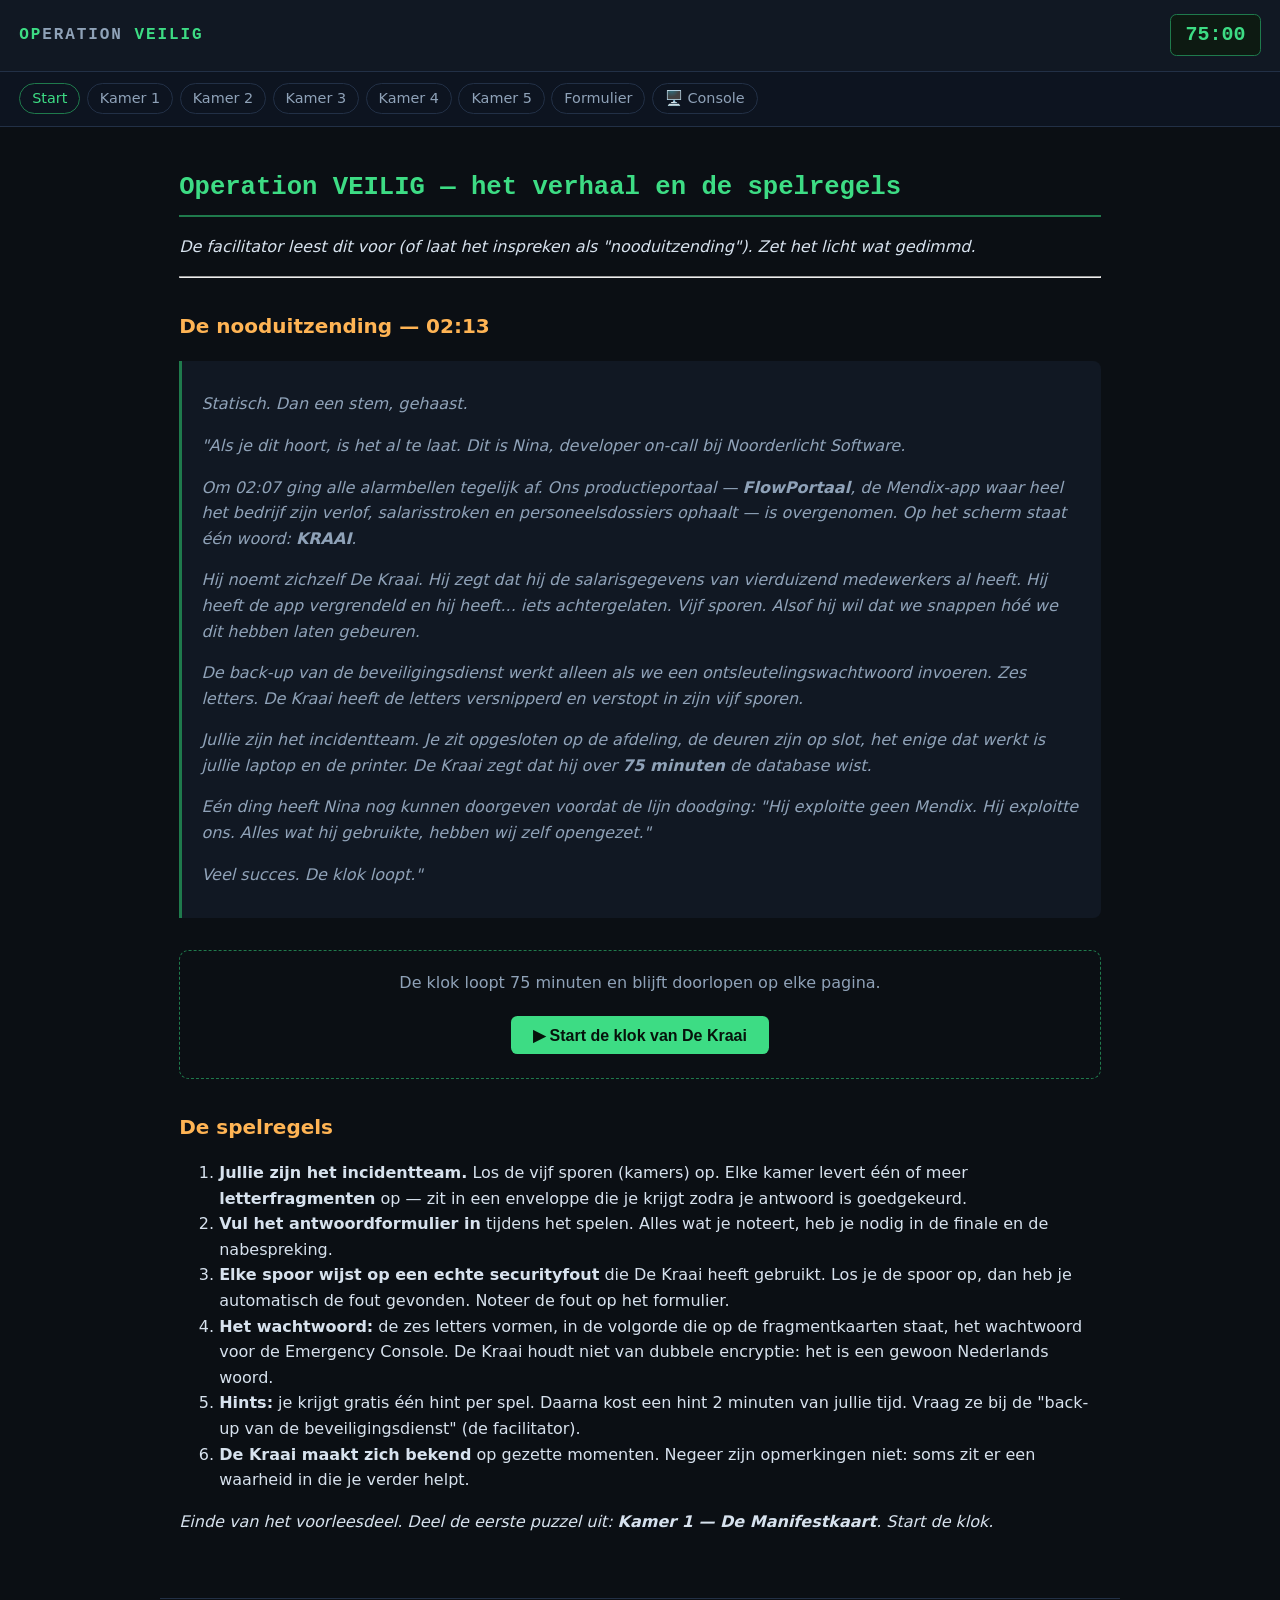
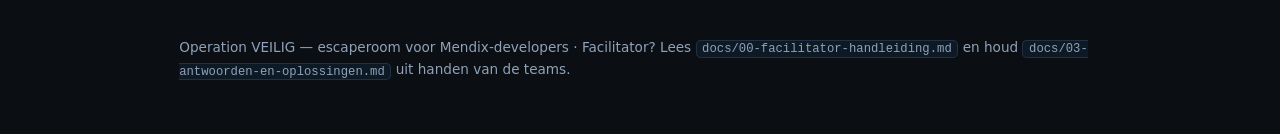
<file: site/index.html>
<!DOCTYPE html>
<html lang="nl">
<head>
<meta charset="utf-8">
<meta name="viewport" content="width=device-width, initial-scale=1">
<title>Operation VEILIG — Operation VEILIG</title>
<link rel="stylesheet" href="assets/style.css">
</head>
<body>
<header class="topbar">
  <a class="brand" href="index.html">OP<span>ERATION</span> VEILIG</a>
  <div id="timer" class="timer">75:00</div>
</header>
<nav class="crumbs">
  <a href="index.html" class="active">Start</a>
<a href="kamer-1.html">Kamer 1</a>
<a href="kamer-2.html">Kamer 2</a>
<a href="kamer-3.html">Kamer 3</a>
<a href="kamer-4.html">Kamer 4</a>
<a href="kamer-5.html">Kamer 5</a>
<a href="antwoordformulier.html">Formulier</a>
<a href="console.html">🖥️ Console</a>
</nav>
<main>
<h1>Operation VEILIG — het verhaal en de spelregels</h1>
<p><em>De facilitator leest dit voor (of laat het inspreken als "nooduitzending"). Zet het licht wat gedimmd.</em></p>
<hr />
<h2>De nooduitzending — 02:13</h2>
<blockquote>
<p><em>Statisch. Dan een stem, gehaast.</em></p>
<p>"Als je dit hoort, is het al te laat. Dit is Nina, developer on-call bij Noorderlicht Software.</p>
<p>Om 02:07 ging alle alarmbellen tegelijk af. Ons productieportaal — <strong>FlowPortaal</strong>, de Mendix-app waar heel het bedrijf zijn verlof, salarisstroken en personeelsdossiers ophaalt — is overgenomen. Op het scherm staat één woord: <strong>KRAAI</strong>.</p>
<p>Hij noemt zichzelf De Kraai. Hij zegt dat hij de salarisgegevens van vierduizend medewerkers al heeft. Hij heeft de app vergrendeld en hij heeft... iets achtergelaten. Vijf sporen. Alsof hij wil dat we snappen hóé we dit hebben laten gebeuren.</p>
<p>De back-up van de beveiligingsdienst werkt alleen als we een ontsleutelingswachtwoord invoeren. Zes letters. De Kraai heeft de letters versnipperd en verstopt in zijn vijf sporen.</p>
<p>Jullie zijn het incidentteam. Je zit opgesloten op de afdeling, de deuren zijn op slot, het enige dat werkt is jullie laptop en de printer. De Kraai zegt dat hij over <strong>75 minuten</strong> de database wist.</p>
<p>Eén ding heeft Nina nog kunnen doorgeven voordat de lijn doodging: <em>"Hij exploitte geen Mendix. Hij exploitte ons. Alles wat hij gebruikte, hebben wij zelf opengezet."</em></p>
<p>Veel succes. De klok loopt."</p>
</blockquote>
<div class="startbox">
  <p class="start-hint">De klok loopt 75 minuten en blijft doorlopen op elke pagina.</p>
  <button id="start-clock" type="button">▶ Start de klok van De Kraai</button>
  <button id="reset-clock" type="button" hidden>⟲ Opnieuw beginnen</button>
</div>

<h2>De spelregels</h2>
<ol>
<li><strong>Jullie zijn het incidentteam.</strong> Los de vijf sporen (kamers) op. Elke kamer levert één of meer <strong>letterfragmenten</strong> op — zit in een enveloppe die je krijgt zodra je antwoord is goedgekeurd.</li>
<li><strong>Vul het antwoordformulier in</strong> tijdens het spelen. Alles wat je noteert, heb je nodig in de finale en de nabespreking.</li>
<li><strong>Elke spoor wijst op een echte securityfout</strong> die De Kraai heeft gebruikt. Los je de spoor op, dan heb je automatisch de fout gevonden. Noteer de fout op het formulier.</li>
<li><strong>Het wachtwoord:</strong> de zes letters vormen, in de volgorde die op de fragmentkaarten staat, het wachtwoord voor de Emergency Console. De Kraai houdt niet van dubbele encryptie: het is een gewoon Nederlands woord.</li>
<li><strong>Hints:</strong> je krijgt gratis één hint per spel. Daarna kost een hint 2 minuten van jullie tijd. Vraag ze bij de "back-up van de beveiligingsdienst" (de facilitator).</li>
<li><strong>De Kraai maakt zich bekend</strong> op gezette momenten. Negeer zijn opmerkingen niet: soms zit er een waarheid in die je verder helpt.</li>
</ol>
<p><em>Einde van het voorleesdeel. Deel de eerste puzzel uit: <strong>Kamer 1 — De Manifestkaart</strong>. Start de klok.</em></p>
</main>
<footer>
  <p>Operation VEILIG — escaperoom voor Mendix-developers ·
     Facilitator? Lees <code>docs/00-facilitator-handleiding.md</code> en houd
     <code>docs/03-antwoorden-en-oplossingen.md</code> uit handen van de teams.</p>
</footer>
<script src="assets/game.js"></script>
</body>
</html>
</file>
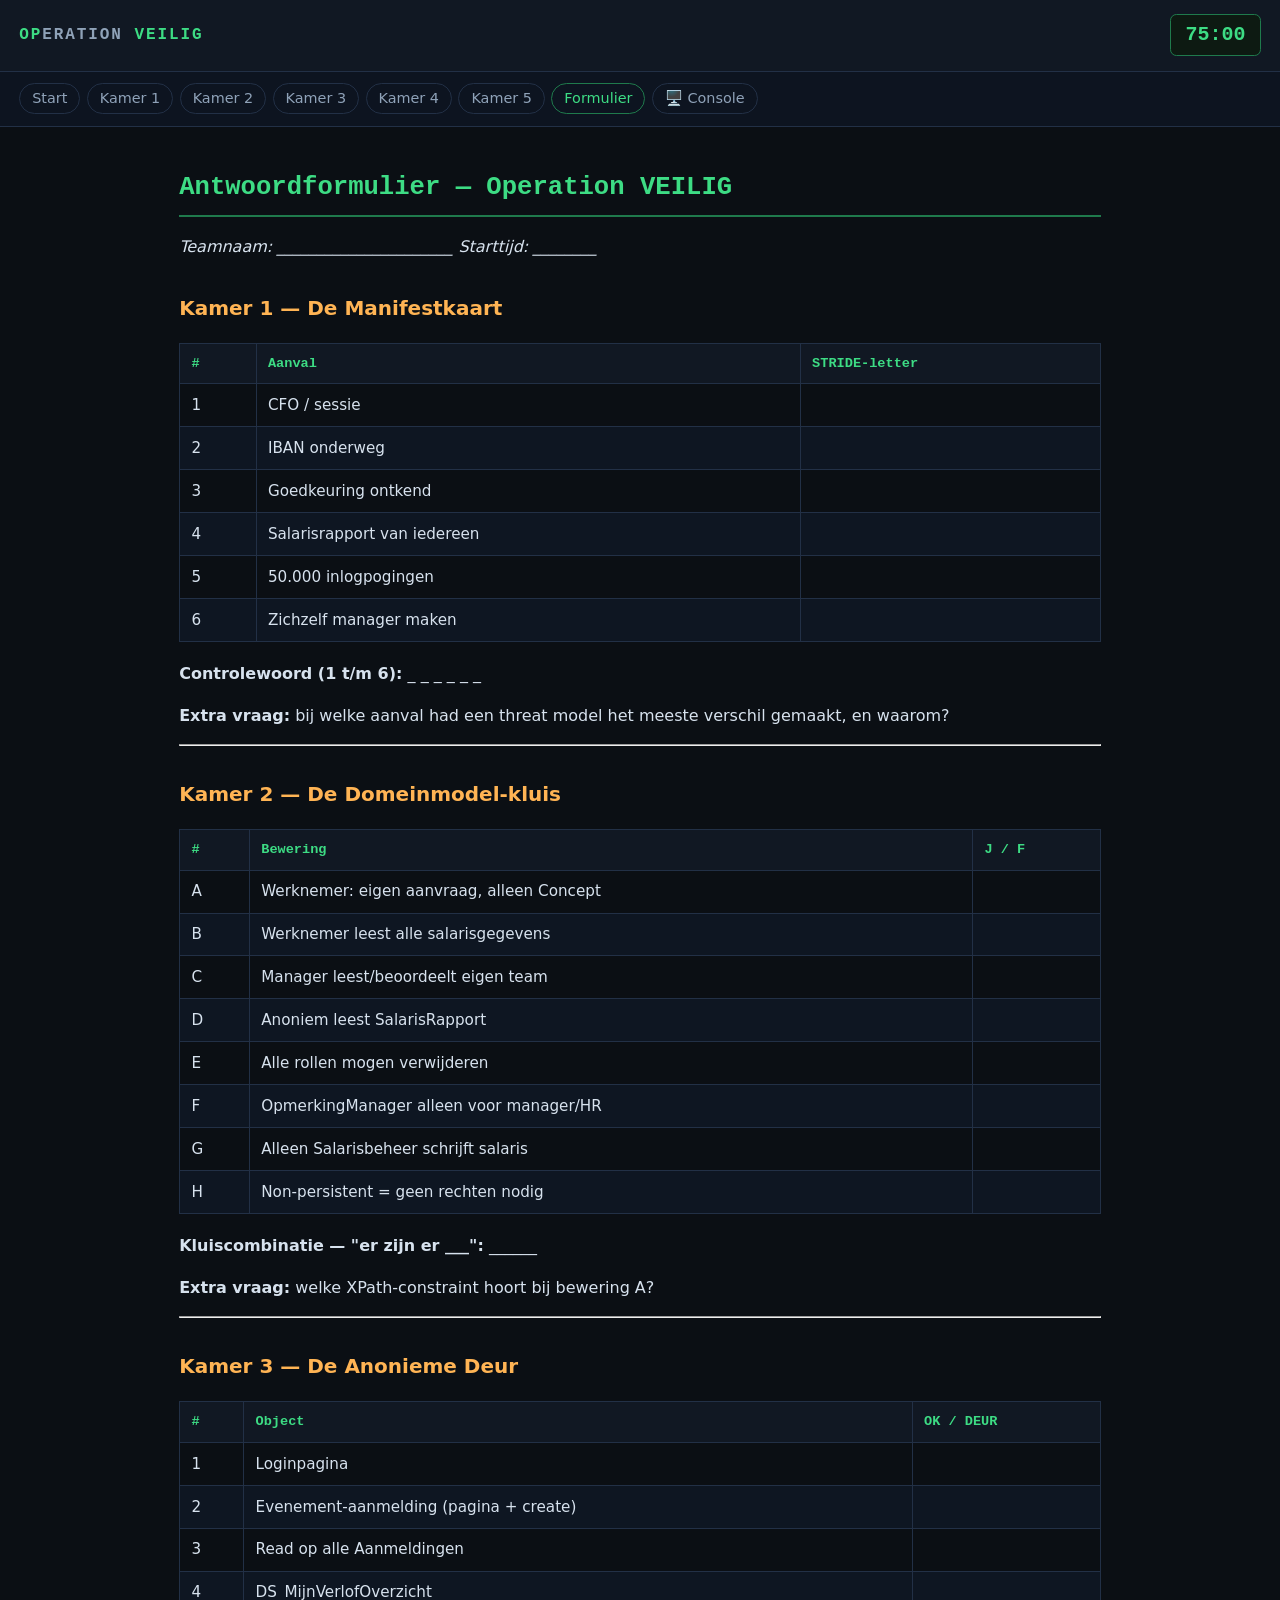
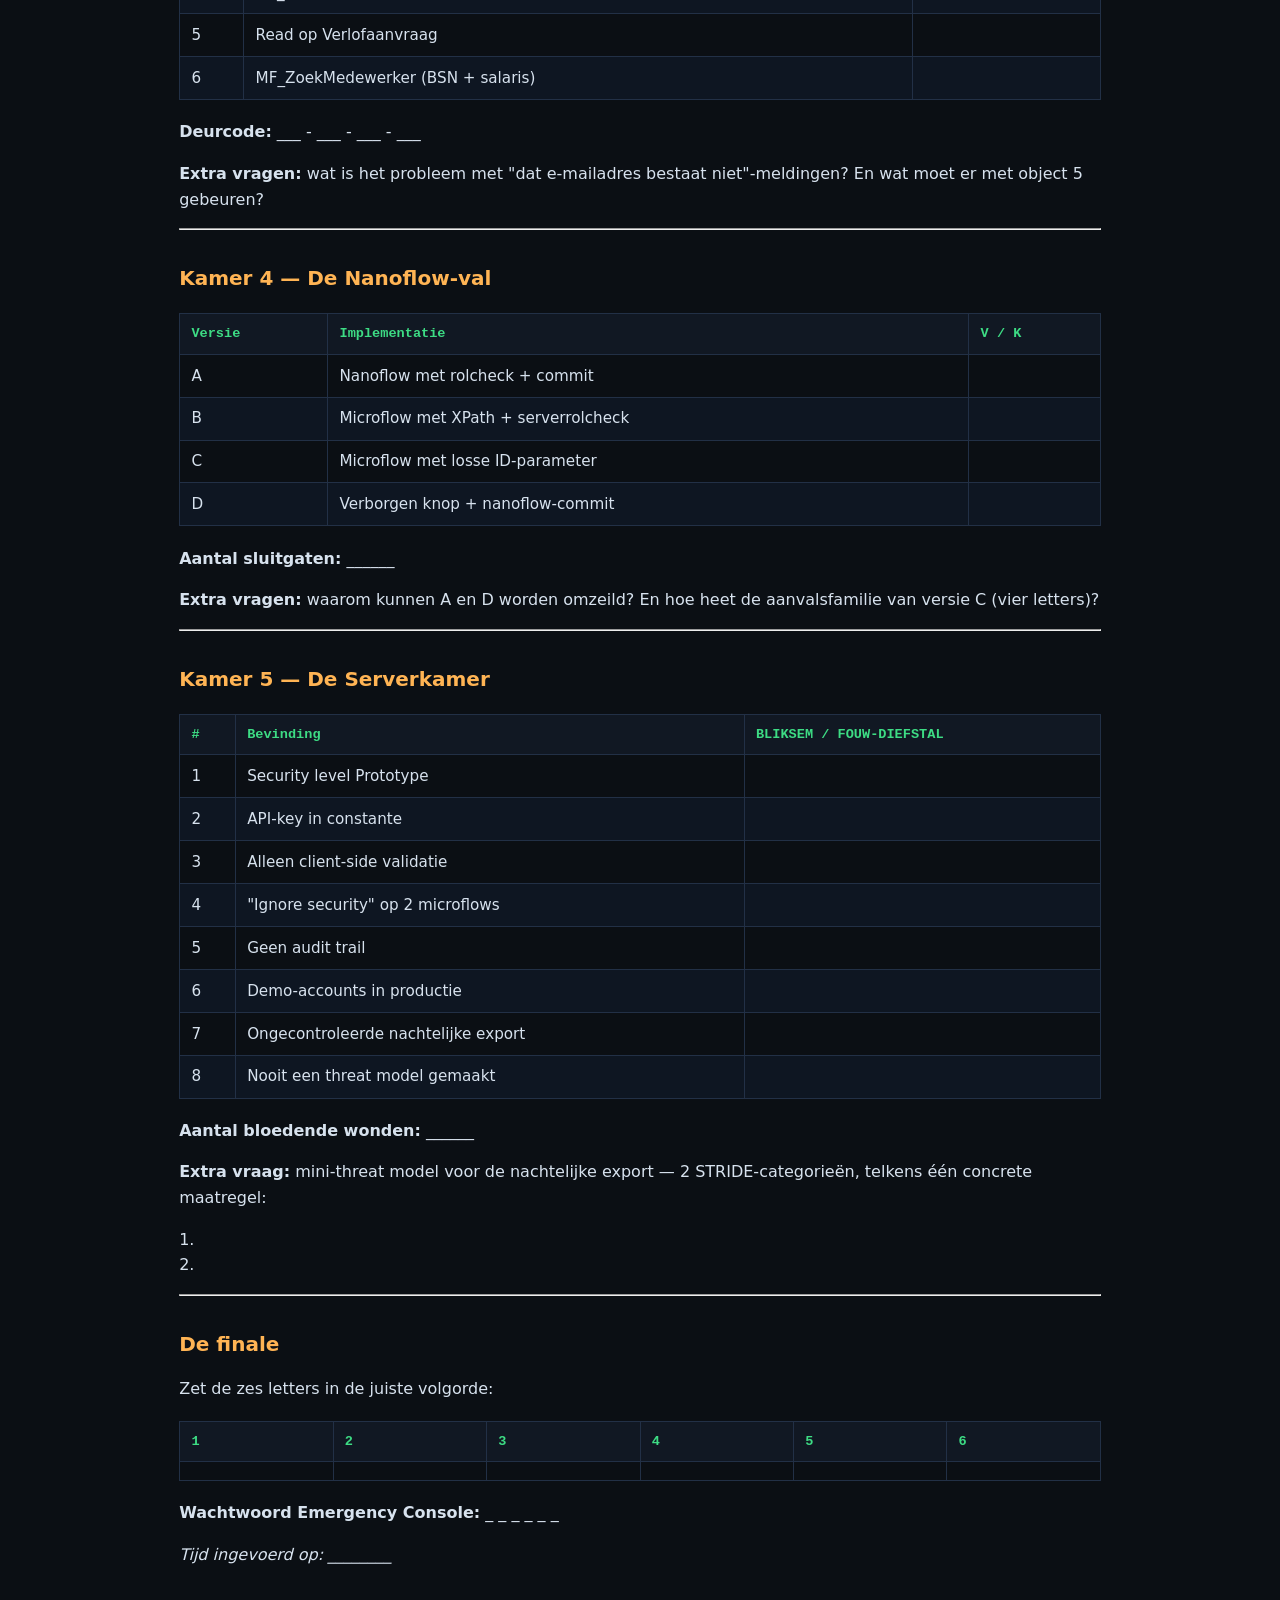
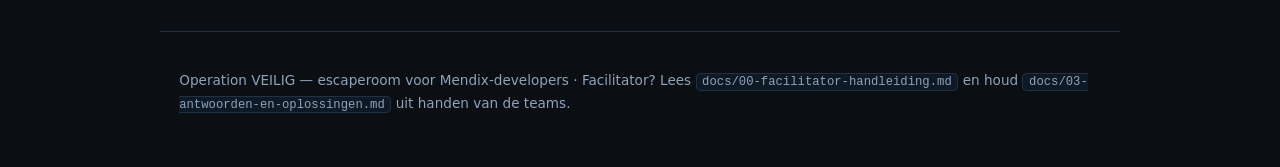
<file: site/antwoordformulier.html>
<!DOCTYPE html>
<html lang="nl">
<head>
<meta charset="utf-8">
<meta name="viewport" content="width=device-width, initial-scale=1">
<title>Antwoordformulier — Operation VEILIG</title>
<link rel="stylesheet" href="assets/style.css">
</head>
<body>
<header class="topbar">
  <a class="brand" href="index.html">OP<span>ERATION</span> VEILIG</a>
  <div id="timer" class="timer">75:00</div>
</header>
<nav class="crumbs">
  <a href="index.html">Start</a>
<a href="kamer-1.html">Kamer 1</a>
<a href="kamer-2.html">Kamer 2</a>
<a href="kamer-3.html">Kamer 3</a>
<a href="kamer-4.html">Kamer 4</a>
<a href="kamer-5.html">Kamer 5</a>
<a href="antwoordformulier.html" class="active">Formulier</a>
<a href="console.html">🖥️ Console</a>
</nav>
<main>
<h1>Antwoordformulier — Operation VEILIG</h1>
<p><em>Teamnaam: ______________________ Starttijd: ________</em></p>
<h2>Kamer 1 — De Manifestkaart</h2>
<table>
<thead>
<tr>
<th>#</th>
<th>Aanval</th>
<th>STRIDE-letter</th>
</tr>
</thead>
<tbody>
<tr>
<td>1</td>
<td>CFO / sessie</td>
<td></td>
</tr>
<tr>
<td>2</td>
<td>IBAN onderweg</td>
<td></td>
</tr>
<tr>
<td>3</td>
<td>Goedkeuring ontkend</td>
<td></td>
</tr>
<tr>
<td>4</td>
<td>Salarisrapport van iedereen</td>
<td></td>
</tr>
<tr>
<td>5</td>
<td>50.000 inlogpogingen</td>
<td></td>
</tr>
<tr>
<td>6</td>
<td>Zichzelf manager maken</td>
<td></td>
</tr>
</tbody>
</table>
<p><strong>Controlewoord (1 t/m 6):</strong> _ _ _ _ _ _</p>
<p><strong>Extra vraag:</strong> bij welke aanval had een threat model het meeste verschil gemaakt, en waarom?</p>
<hr />
<h2>Kamer 2 — De Domeinmodel-kluis</h2>
<table>
<thead>
<tr>
<th>#</th>
<th>Bewering</th>
<th>J / F</th>
</tr>
</thead>
<tbody>
<tr>
<td>A</td>
<td>Werknemer: eigen aanvraag, alleen Concept</td>
<td></td>
</tr>
<tr>
<td>B</td>
<td>Werknemer leest alle salarisgegevens</td>
<td></td>
</tr>
<tr>
<td>C</td>
<td>Manager leest/beoordeelt eigen team</td>
<td></td>
</tr>
<tr>
<td>D</td>
<td>Anoniem leest SalarisRapport</td>
<td></td>
</tr>
<tr>
<td>E</td>
<td>Alle rollen mogen verwijderen</td>
<td></td>
</tr>
<tr>
<td>F</td>
<td>OpmerkingManager alleen voor manager/HR</td>
<td></td>
</tr>
<tr>
<td>G</td>
<td>Alleen Salarisbeheer schrijft salaris</td>
<td></td>
</tr>
<tr>
<td>H</td>
<td>Non-persistent = geen rechten nodig</td>
<td></td>
</tr>
</tbody>
</table>
<p><strong>Kluiscombinatie — "er zijn er ___":</strong> ______</p>
<p><strong>Extra vraag:</strong> welke XPath-constraint hoort bij bewering A?</p>
<hr />
<h2>Kamer 3 — De Anonieme Deur</h2>
<table>
<thead>
<tr>
<th>#</th>
<th>Object</th>
<th>OK / DEUR</th>
</tr>
</thead>
<tbody>
<tr>
<td>1</td>
<td>Loginpagina</td>
<td></td>
</tr>
<tr>
<td>2</td>
<td>Evenement-aanmelding (pagina + create)</td>
<td></td>
</tr>
<tr>
<td>3</td>
<td>Read op alle Aanmeldingen</td>
<td></td>
</tr>
<tr>
<td>4</td>
<td>DS_MijnVerlofOverzicht</td>
<td></td>
</tr>
<tr>
<td>5</td>
<td>Read op Verlofaanvraag</td>
<td></td>
</tr>
<tr>
<td>6</td>
<td>MF_ZoekMedewerker (BSN + salaris)</td>
<td></td>
</tr>
</tbody>
</table>
<p><strong>Deurcode:</strong> ___ - ___ - ___ - ___</p>
<p><strong>Extra vragen:</strong> wat is het probleem met "dat e-mailadres bestaat niet"-meldingen? En wat moet er met object 5 gebeuren?</p>
<hr />
<h2>Kamer 4 — De Nanoflow-val</h2>
<table>
<thead>
<tr>
<th>Versie</th>
<th>Implementatie</th>
<th>V / K</th>
</tr>
</thead>
<tbody>
<tr>
<td>A</td>
<td>Nanoflow met rolcheck + commit</td>
<td></td>
</tr>
<tr>
<td>B</td>
<td>Microflow met XPath + serverrolcheck</td>
<td></td>
</tr>
<tr>
<td>C</td>
<td>Microflow met losse ID-parameter</td>
<td></td>
</tr>
<tr>
<td>D</td>
<td>Verborgen knop + nanoflow-commit</td>
<td></td>
</tr>
</tbody>
</table>
<p><strong>Aantal sluitgaten:</strong> ______</p>
<p><strong>Extra vragen:</strong> waarom kunnen A en D worden omzeild? En hoe heet de aanvalsfamilie van versie C (vier letters)?</p>
<hr />
<h2>Kamer 5 — De Serverkamer</h2>
<table>
<thead>
<tr>
<th>#</th>
<th>Bevinding</th>
<th>BLIKSEM / FOUW-DIEFSTAL</th>
</tr>
</thead>
<tbody>
<tr>
<td>1</td>
<td>Security level Prototype</td>
<td></td>
</tr>
<tr>
<td>2</td>
<td>API-key in constante</td>
<td></td>
</tr>
<tr>
<td>3</td>
<td>Alleen client-side validatie</td>
<td></td>
</tr>
<tr>
<td>4</td>
<td>"Ignore security" op 2 microflows</td>
<td></td>
</tr>
<tr>
<td>5</td>
<td>Geen audit trail</td>
<td></td>
</tr>
<tr>
<td>6</td>
<td>Demo-accounts in productie</td>
<td></td>
</tr>
<tr>
<td>7</td>
<td>Ongecontroleerde nachtelijke export</td>
<td></td>
</tr>
<tr>
<td>8</td>
<td>Nooit een threat model gemaakt</td>
<td></td>
</tr>
</tbody>
</table>
<p><strong>Aantal bloedende wonden:</strong> ______</p>
<p><strong>Extra vraag:</strong> mini-threat model voor de nachtelijke export — 2 STRIDE-categorieën, telkens één concrete maatregel:</p>
<p>1.<br />
2.</p>
<hr />
<h2>De finale</h2>
<p>Zet de zes letters in de juiste volgorde:</p>
<table>
<thead>
<tr>
<th>1</th>
<th>2</th>
<th>3</th>
<th>4</th>
<th>5</th>
<th>6</th>
</tr>
</thead>
<tbody>
<tr>
<td></td>
<td></td>
<td></td>
<td></td>
<td></td>
<td></td>
</tr>
</tbody>
</table>
<p><strong>Wachtwoord Emergency Console:</strong> _ _ _ _ _ _</p>
<p><em>Tijd ingevoerd op: ________</em></p>
</main>
<footer>
  <p>Operation VEILIG — escaperoom voor Mendix-developers ·
     Facilitator? Lees <code>docs/00-facilitator-handleiding.md</code> en houd
     <code>docs/03-antwoorden-en-oplossingen.md</code> uit handen van de teams.</p>
</footer>
<script src="assets/game.js"></script>
</body>
</html>
</file>
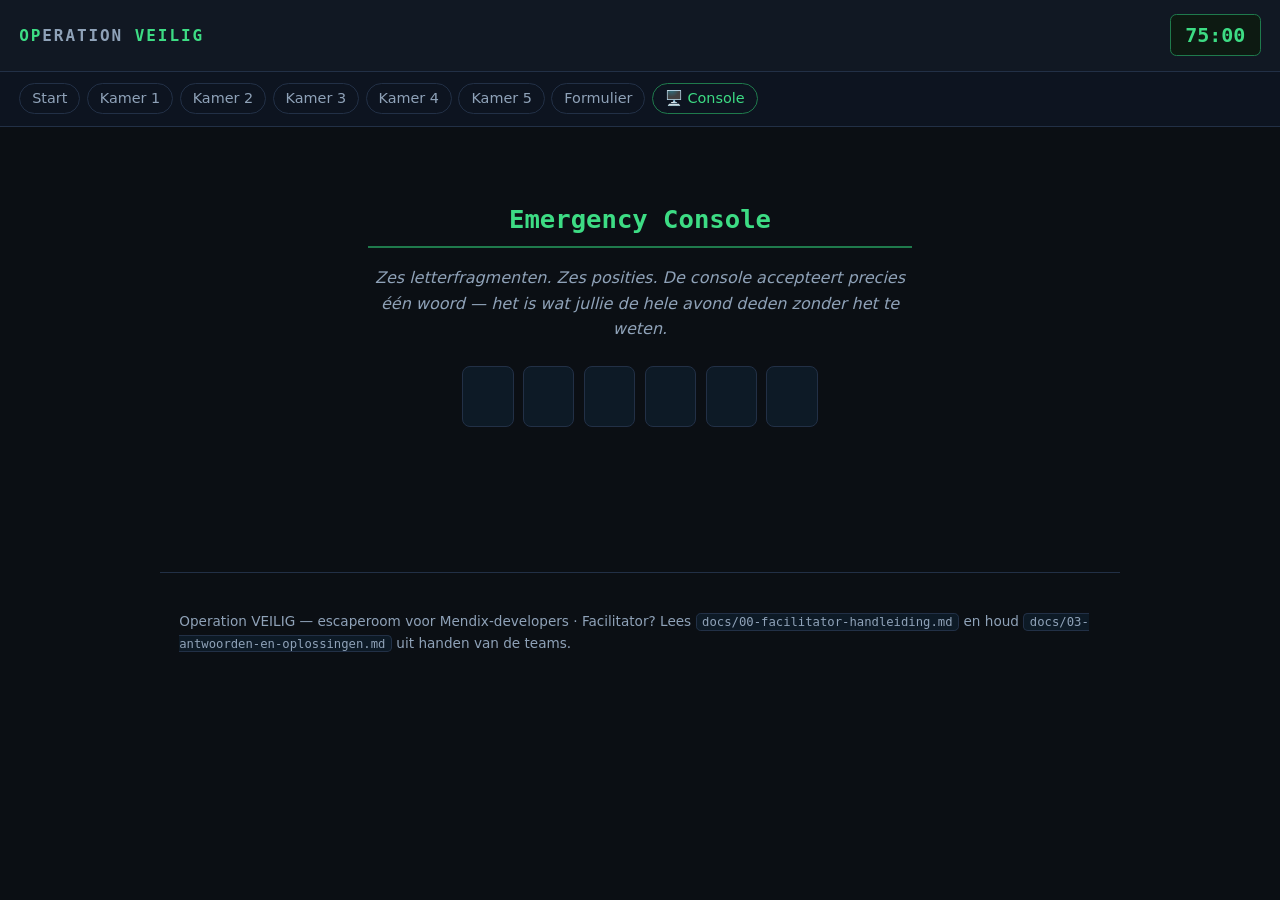
<file: site/console.html>
<!DOCTYPE html>
<html lang="nl">
<head>
<meta charset="utf-8">
<meta name="viewport" content="width=device-width, initial-scale=1">
<title>Emergency Console — Operation VEILIG</title>
<link rel="stylesheet" href="assets/style.css">
</head>
<body>
<header class="topbar">
  <a class="brand" href="index.html">OP<span>ERATION</span> VEILIG</a>
  <div id="timer" class="timer">75:00</div>
</header>
<nav class="crumbs">
  <a href="index.html">Start</a>
  <a href="kamer-1.html">Kamer 1</a>
  <a href="kamer-2.html">Kamer 2</a>
  <a href="kamer-3.html">Kamer 3</a>
  <a href="kamer-4.html">Kamer 4</a>
  <a href="kamer-5.html">Kamer 5</a>
  <a href="antwoordformulier.html">Formulier</a>
  <a class="active" href="console.html">🖥️ Console</a>
</nav>
<main>
  <div class="console-wrap">
    <h1>Emergency Console</h1>
    <p style="color: var(--muted); font-style: italic;">
      Zes letterfragmenten. Zes posities. De console accepteert precies één woord —
      het is wat jullie de hele avond deden zonder het te weten.
    </p>
    <div class="slots">
      <input maxlength="1" autocomplete="off" aria-label="letter 1">
      <input maxlength="1" autocomplete="off" aria-label="letter 2">
      <input maxlength="1" autocomplete="off" aria-label="letter 3">
      <input maxlength="1" autocomplete="off" aria-label="letter 4">
      <input maxlength="1" autocomplete="off" aria-label="letter 5">
      <input maxlength="1" autocomplete="off" aria-label="letter 6">
    </div>
    <p id="console-msg"></p>
    <div id="victory">
      <h2>✔ SYSTEEM HERSTELD</h2>
      <p>
        De back-up van de beveiligingsdienst draait, FlowPortaal is terug en De Kraai
        heeft voorgoed te horen gekregen dat hij verliest — niet aan een firewall, maar
        aan een team dat gewoon, saai en grondig zijn werk doet.
      </p>
      <p style="color: var(--muted);">Nu: de nabespreking met de facilitator. Dat is waar de echte winst zit.</p>
    </div>
  </div>
</main>
<footer>
  <p>Operation VEILIG — escaperoom voor Mendix-developers ·
     Facilitator? Lees <code>docs/00-facilitator-handleiding.md</code> en houd
     <code>docs/03-antwoorden-en-oplossingen.md</code> uit handen van de teams.</p>
</footer>
<script src="assets/game.js"></script>
</body>
</html>
</file>
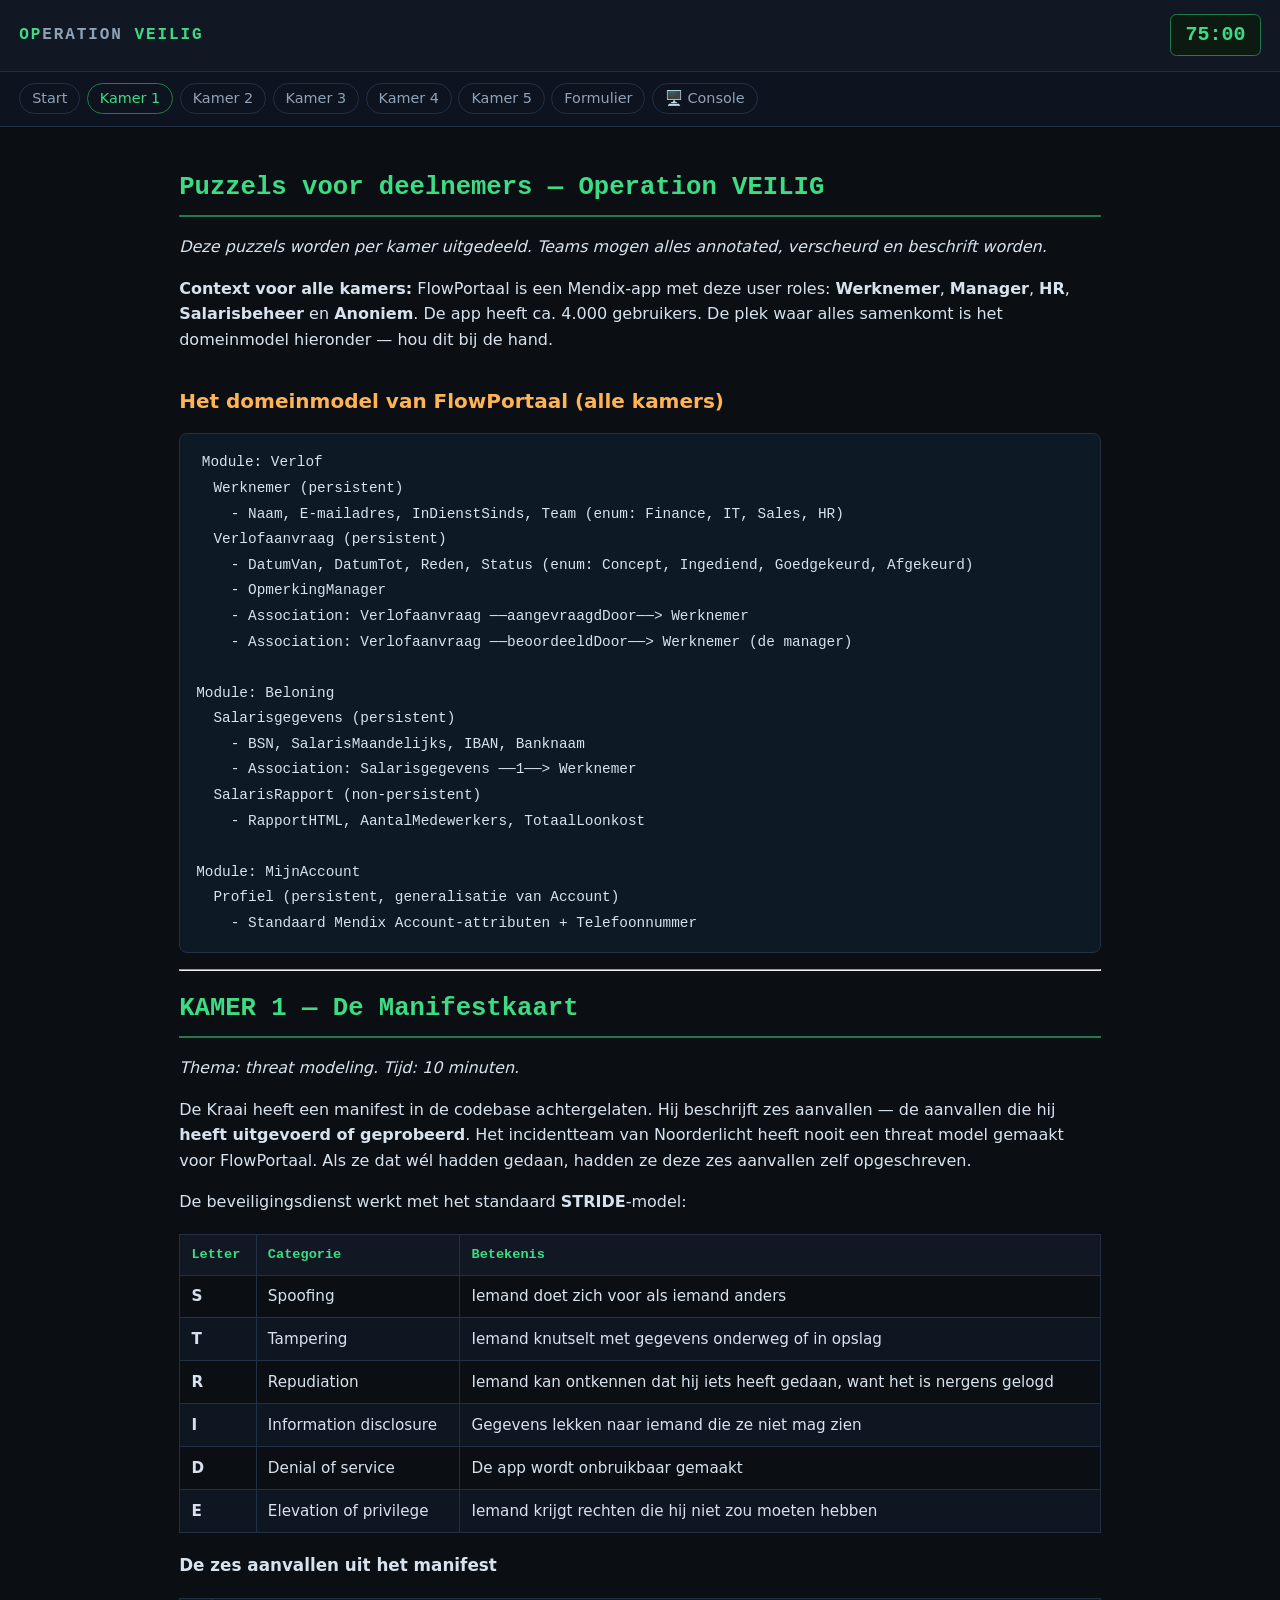
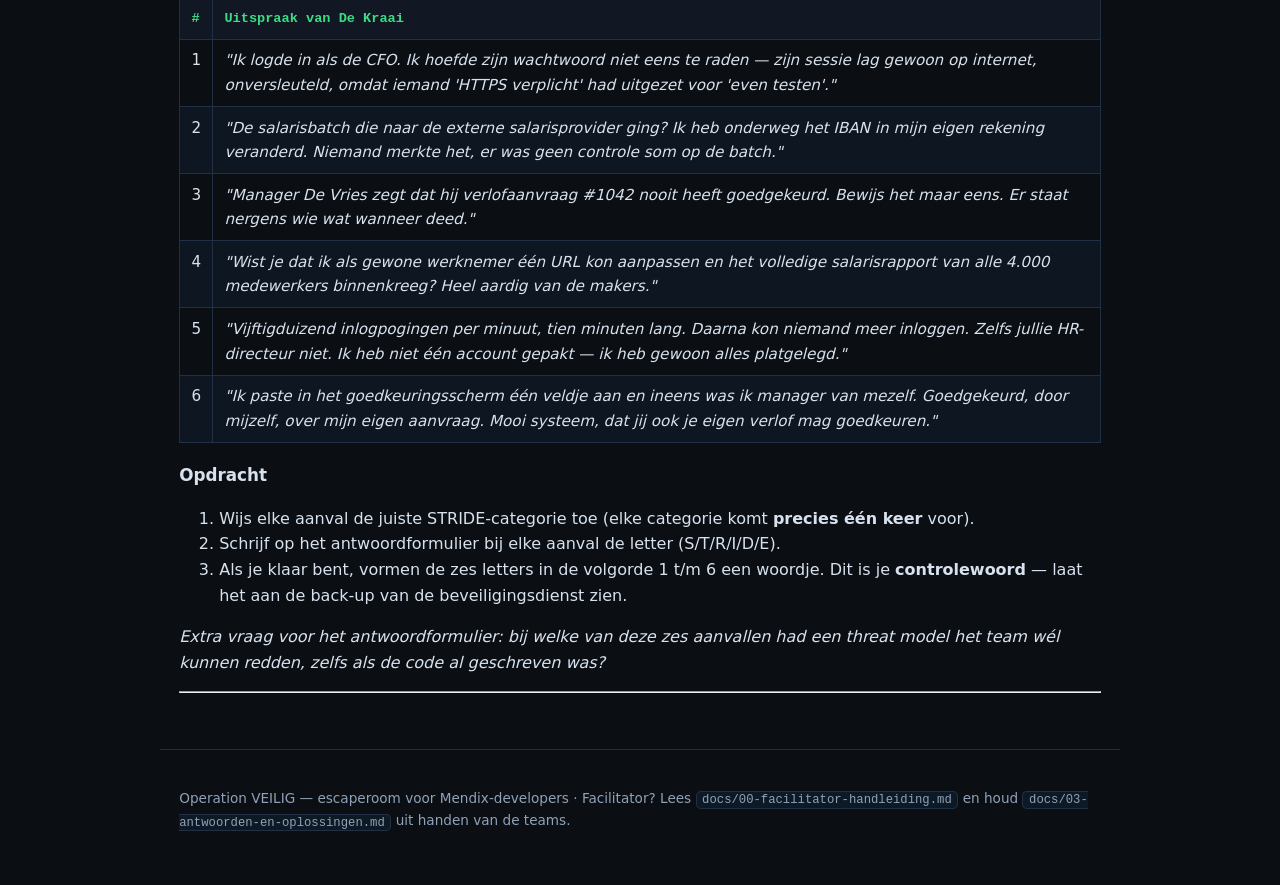
<file: site/kamer-1.html>
<!DOCTYPE html>
<html lang="nl">
<head>
<meta charset="utf-8">
<meta name="viewport" content="width=device-width, initial-scale=1">
<title>Kamer 1 — De Manifestkaart — Operation VEILIG</title>
<link rel="stylesheet" href="assets/style.css">
</head>
<body>
<header class="topbar">
  <a class="brand" href="index.html">OP<span>ERATION</span> VEILIG</a>
  <div id="timer" class="timer">75:00</div>
</header>
<nav class="crumbs">
  <a href="index.html">Start</a>
<a href="kamer-1.html" class="active">Kamer 1</a>
<a href="kamer-2.html">Kamer 2</a>
<a href="kamer-3.html">Kamer 3</a>
<a href="kamer-4.html">Kamer 4</a>
<a href="kamer-5.html">Kamer 5</a>
<a href="antwoordformulier.html">Formulier</a>
<a href="console.html">🖥️ Console</a>
</nav>
<main>
<h1>Puzzels voor deelnemers — Operation VEILIG</h1>
<p><em>Deze puzzels worden per kamer uitgedeeld. Teams mogen alles annotated, verscheurd en beschrift worden.</em></p>
<p><strong>Context voor alle kamers:</strong> FlowPortaal is een Mendix-app met deze user roles: <strong>Werknemer</strong>, <strong>Manager</strong>, <strong>HR</strong>, <strong>Salarisbeheer</strong> en <strong>Anoniem</strong>. De app heeft ca. 4.000 gebruikers. De plek waar alles samenkomt is het domeinmodel hieronder — hou dit bij de hand.</p>
<h2>Het domeinmodel van FlowPortaal (alle kamers)</h2>
<pre><code>Module: Verlof
  Werknemer (persistent)
    - Naam, E-mailadres, InDienstSinds, Team (enum: Finance, IT, Sales, HR)
  Verlofaanvraag (persistent)
    - DatumVan, DatumTot, Reden, Status (enum: Concept, Ingediend, Goedgekeurd, Afgekeurd)
    - OpmerkingManager
    - Association: Verlofaanvraag ──aangevraagdDoor──&gt; Werknemer
    - Association: Verlofaanvraag ──beoordeeldDoor──&gt; Werknemer (de manager)

Module: Beloning
  Salarisgegevens (persistent)
    - BSN, SalarisMaandelijks, IBAN, Banknaam
    - Association: Salarisgegevens ──1──&gt; Werknemer
  SalarisRapport (non-persistent)
    - RapportHTML, AantalMedewerkers, TotaalLoonkost

Module: MijnAccount
  Profiel (persistent, generalisatie van Account)
    - Standaard Mendix Account-attributen + Telefoonnummer
</code></pre>
<hr />
<h1>KAMER 1 — De Manifestkaart</h1>
<p><em>Thema: threat modeling. Tijd: 10 minuten.</em></p>
<p>De Kraai heeft een manifest in de codebase achtergelaten. Hij beschrijft zes aanvallen — de aanvallen die hij <strong>heeft uitgevoerd of geprobeerd</strong>. Het incidentteam van Noorderlicht heeft nooit een threat model gemaakt voor FlowPortaal. Als ze dat wél hadden gedaan, hadden ze deze zes aanvallen zelf opgeschreven.</p>
<p>De beveiligingsdienst werkt met het standaard <strong>STRIDE</strong>-model:</p>
<table>
<thead>
<tr>
<th>Letter</th>
<th>Categorie</th>
<th>Betekenis</th>
</tr>
</thead>
<tbody>
<tr>
<td><strong>S</strong></td>
<td>Spoofing</td>
<td>Iemand doet zich voor als iemand anders</td>
</tr>
<tr>
<td><strong>T</strong></td>
<td>Tampering</td>
<td>Iemand knutselt met gegevens onderweg of in opslag</td>
</tr>
<tr>
<td><strong>R</strong></td>
<td>Repudiation</td>
<td>Iemand kan ontkennen dat hij iets heeft gedaan, want het is nergens gelogd</td>
</tr>
<tr>
<td><strong>I</strong></td>
<td>Information disclosure</td>
<td>Gegevens lekken naar iemand die ze niet mag zien</td>
</tr>
<tr>
<td><strong>D</strong></td>
<td>Denial of service</td>
<td>De app wordt onbruikbaar gemaakt</td>
</tr>
<tr>
<td><strong>E</strong></td>
<td>Elevation of privilege</td>
<td>Iemand krijgt rechten die hij niet zou moeten hebben</td>
</tr>
</tbody>
</table>
<h3>De zes aanvallen uit het manifest</h3>
<table>
<thead>
<tr>
<th>#</th>
<th>Uitspraak van De Kraai</th>
</tr>
</thead>
<tbody>
<tr>
<td>1</td>
<td><em>"Ik logde in als de CFO. Ik hoefde zijn wachtwoord niet eens te raden — zijn sessie lag gewoon op internet, onversleuteld, omdat iemand 'HTTPS verplicht' had uitgezet voor 'even testen'."</em></td>
</tr>
<tr>
<td>2</td>
<td><em>"De salarisbatch die naar de externe salarisprovider ging? Ik heb onderweg het IBAN in mijn eigen rekening veranderd. Niemand merkte het, er was geen controle som op de batch."</em></td>
</tr>
<tr>
<td>3</td>
<td><em>"Manager De Vries zegt dat hij verlofaanvraag #1042 nooit heeft goedgekeurd. Bewijs het maar eens. Er staat nergens wie wat wanneer deed."</em></td>
</tr>
<tr>
<td>4</td>
<td><em>"Wist je dat ik als gewone werknemer één URL kon aanpassen en het volledige salarisrapport van alle 4.000 medewerkers binnenkreeg? Heel aardig van de makers."</em></td>
</tr>
<tr>
<td>5</td>
<td><em>"Vijftigduizend inlogpogingen per minuut, tien minuten lang. Daarna kon niemand meer inloggen. Zelfs jullie HR-directeur niet. Ik heb niet één account gepakt — ik heb gewoon alles platgelegd."</em></td>
</tr>
<tr>
<td>6</td>
<td><em>"Ik paste in het goedkeuringsscherm één veldje aan en ineens was ik manager van mezelf. Goedgekeurd, door mijzelf, over mijn eigen aanvraag. Mooi systeem, dat jij ook je eigen verlof mag goedkeuren."</em></td>
</tr>
</tbody>
</table>
<h3>Opdracht</h3>
<ol>
<li>Wijs elke aanval de juiste STRIDE-categorie toe (elke categorie komt <strong>precies één keer</strong> voor).</li>
<li>Schrijf op het antwoordformulier bij elke aanval de letter (S/T/R/I/D/E).</li>
<li>Als je klaar bent, vormen de zes letters in de volgorde 1 t/m 6 een woordje. Dit is je <strong>controlewoord</strong> — laat het aan de back-up van de beveiligingsdienst zien.</li>
</ol>
<p><em>Extra vraag voor het antwoordformulier: bij welke van deze zes aanvallen had een threat model het team wél kunnen redden, zelfs als de code al geschreven was?</em></p>
<hr />
</main>
<footer>
  <p>Operation VEILIG — escaperoom voor Mendix-developers ·
     Facilitator? Lees <code>docs/00-facilitator-handleiding.md</code> en houd
     <code>docs/03-antwoorden-en-oplossingen.md</code> uit handen van de teams.</p>
</footer>
<script src="assets/game.js"></script>
</body>
</html>
</file>
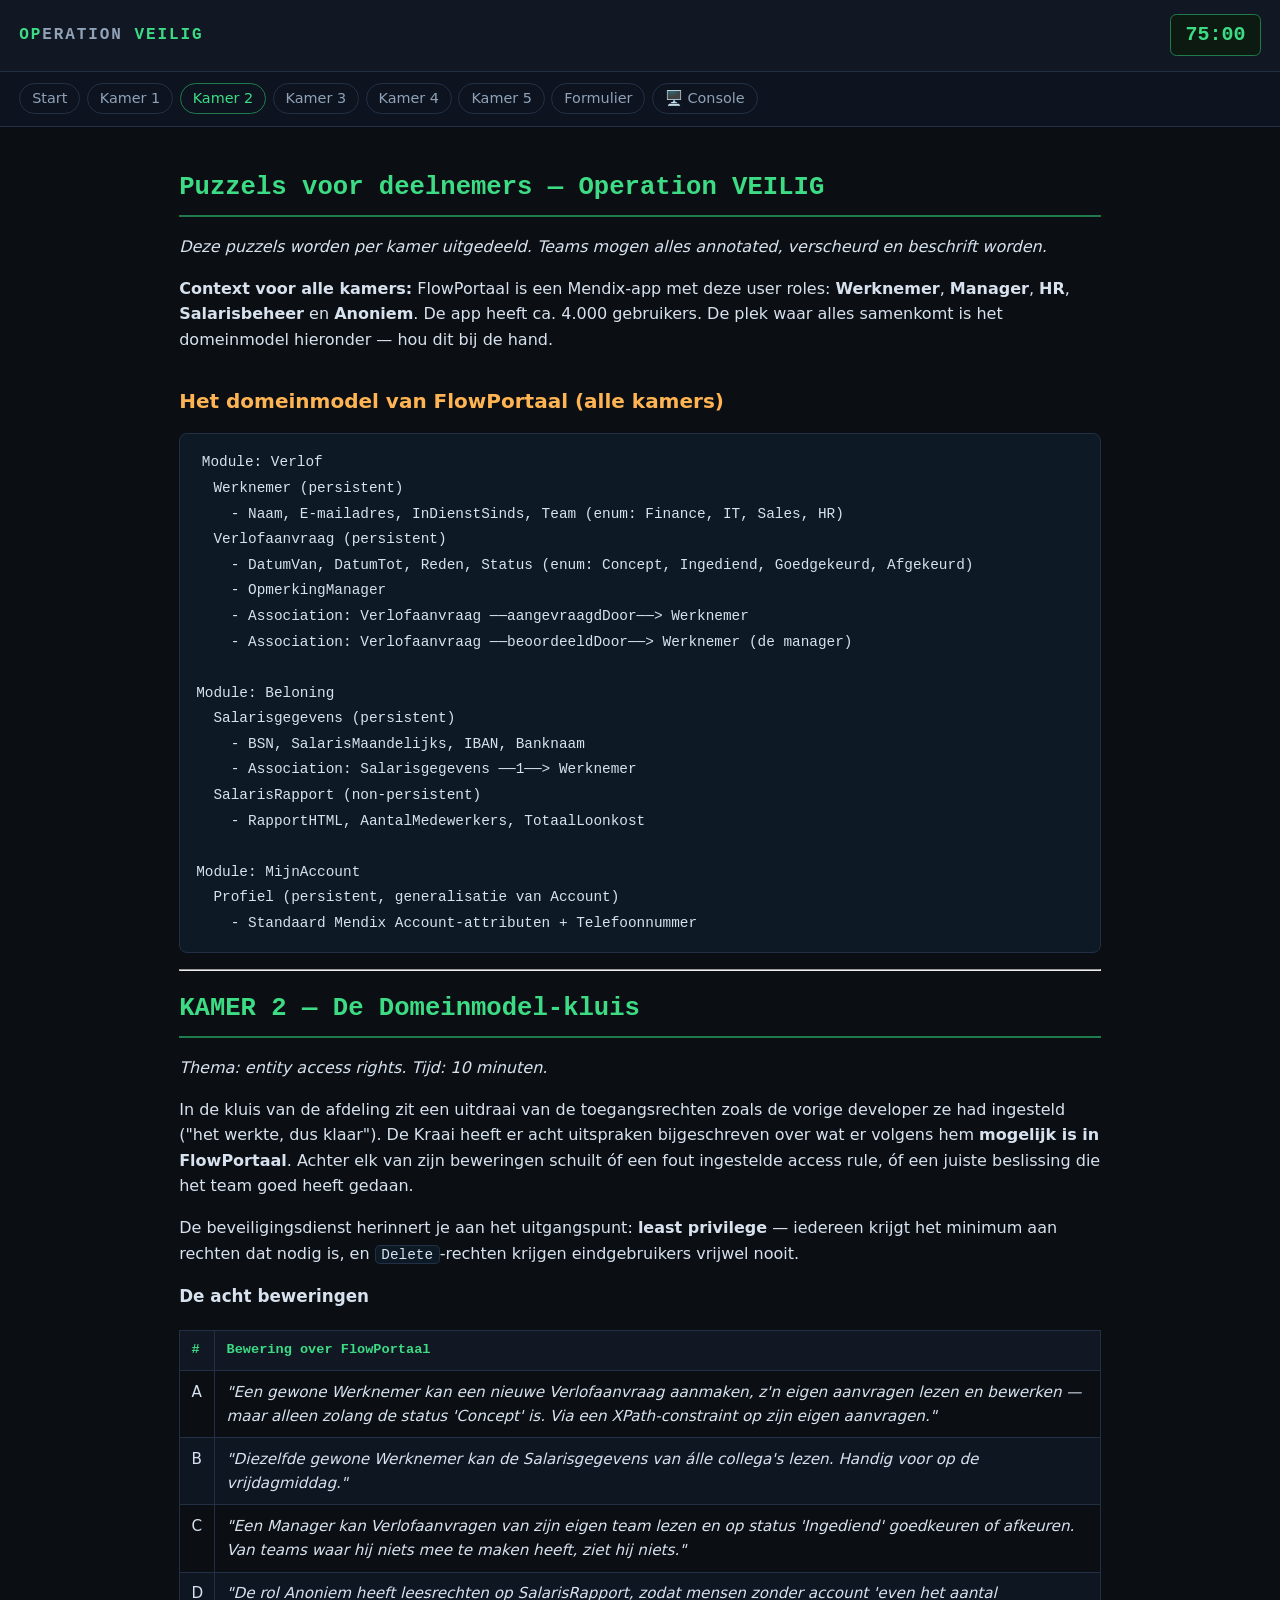
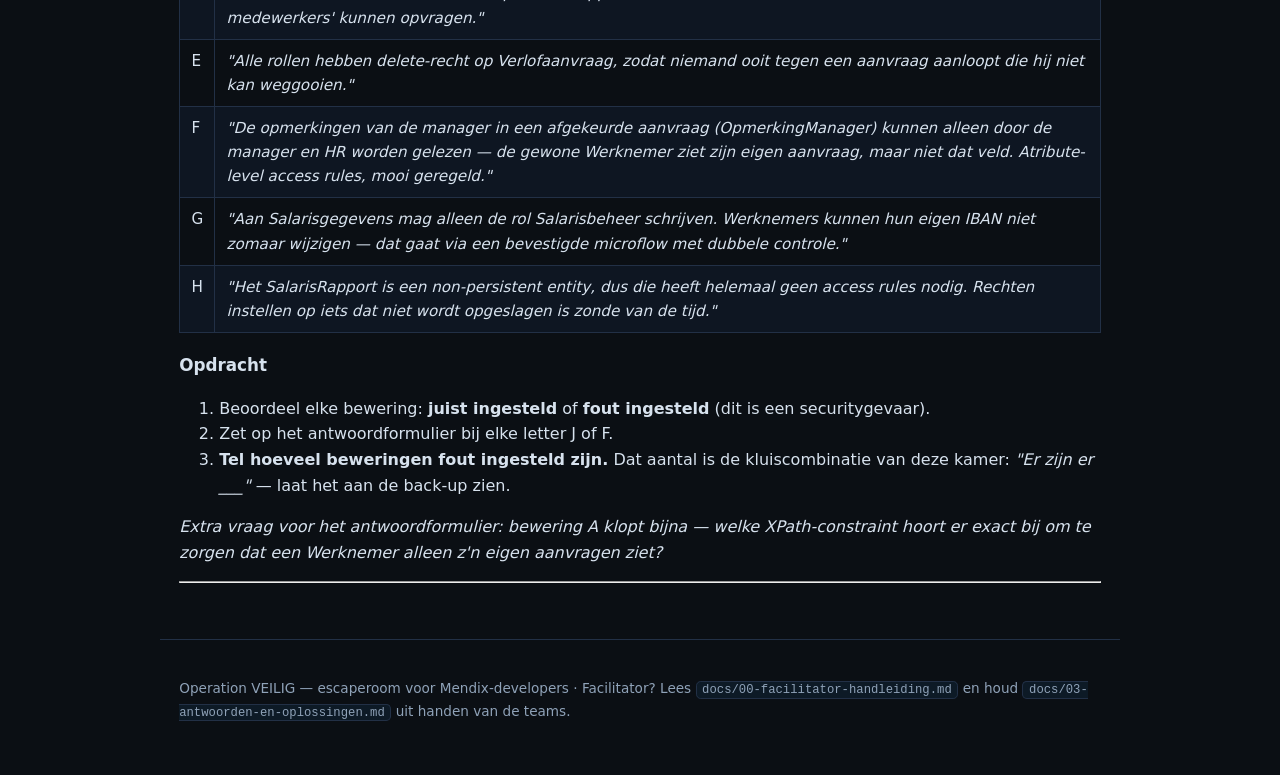
<file: site/kamer-2.html>
<!DOCTYPE html>
<html lang="nl">
<head>
<meta charset="utf-8">
<meta name="viewport" content="width=device-width, initial-scale=1">
<title>Kamer 2 — De Domeinmodel-kluis — Operation VEILIG</title>
<link rel="stylesheet" href="assets/style.css">
</head>
<body>
<header class="topbar">
  <a class="brand" href="index.html">OP<span>ERATION</span> VEILIG</a>
  <div id="timer" class="timer">75:00</div>
</header>
<nav class="crumbs">
  <a href="index.html">Start</a>
<a href="kamer-1.html">Kamer 1</a>
<a href="kamer-2.html" class="active">Kamer 2</a>
<a href="kamer-3.html">Kamer 3</a>
<a href="kamer-4.html">Kamer 4</a>
<a href="kamer-5.html">Kamer 5</a>
<a href="antwoordformulier.html">Formulier</a>
<a href="console.html">🖥️ Console</a>
</nav>
<main>
<h1>Puzzels voor deelnemers — Operation VEILIG</h1>
<p><em>Deze puzzels worden per kamer uitgedeeld. Teams mogen alles annotated, verscheurd en beschrift worden.</em></p>
<p><strong>Context voor alle kamers:</strong> FlowPortaal is een Mendix-app met deze user roles: <strong>Werknemer</strong>, <strong>Manager</strong>, <strong>HR</strong>, <strong>Salarisbeheer</strong> en <strong>Anoniem</strong>. De app heeft ca. 4.000 gebruikers. De plek waar alles samenkomt is het domeinmodel hieronder — hou dit bij de hand.</p>
<h2>Het domeinmodel van FlowPortaal (alle kamers)</h2>
<pre><code>Module: Verlof
  Werknemer (persistent)
    - Naam, E-mailadres, InDienstSinds, Team (enum: Finance, IT, Sales, HR)
  Verlofaanvraag (persistent)
    - DatumVan, DatumTot, Reden, Status (enum: Concept, Ingediend, Goedgekeurd, Afgekeurd)
    - OpmerkingManager
    - Association: Verlofaanvraag ──aangevraagdDoor──&gt; Werknemer
    - Association: Verlofaanvraag ──beoordeeldDoor──&gt; Werknemer (de manager)

Module: Beloning
  Salarisgegevens (persistent)
    - BSN, SalarisMaandelijks, IBAN, Banknaam
    - Association: Salarisgegevens ──1──&gt; Werknemer
  SalarisRapport (non-persistent)
    - RapportHTML, AantalMedewerkers, TotaalLoonkost

Module: MijnAccount
  Profiel (persistent, generalisatie van Account)
    - Standaard Mendix Account-attributen + Telefoonnummer
</code></pre>
<hr />
<h1>KAMER 2 — De Domeinmodel-kluis</h1>
<p><em>Thema: entity access rights. Tijd: 10 minuten.</em></p>
<p>In de kluis van de afdeling zit een uitdraai van de toegangsrechten zoals de vorige developer ze had ingesteld ("het werkte, dus klaar"). De Kraai heeft er acht uitspraken bijgeschreven over wat er volgens hem <strong>mogelijk is in FlowPortaal</strong>. Achter elk van zijn beweringen schuilt óf een fout ingestelde access rule, óf een juiste beslissing die het team goed heeft gedaan.</p>
<p>De beveiligingsdienst herinnert je aan het uitgangspunt: <strong>least privilege</strong> — iedereen krijgt het minimum aan rechten dat nodig is, en <code>Delete</code>-rechten krijgen eindgebruikers vrijwel nooit.</p>
<h3>De acht beweringen</h3>
<table>
<thead>
<tr>
<th>#</th>
<th>Bewering over FlowPortaal</th>
</tr>
</thead>
<tbody>
<tr>
<td>A</td>
<td><em>"Een gewone Werknemer kan een nieuwe Verlofaanvraag aanmaken, z'n eigen aanvragen lezen en bewerken — maar alleen zolang de status 'Concept' is. Via een XPath-constraint op zijn eigen aanvragen."</em></td>
</tr>
<tr>
<td>B</td>
<td><em>"Diezelfde gewone Werknemer kan de Salarisgegevens van álle collega's lezen. Handig voor op de vrijdagmiddag."</em></td>
</tr>
<tr>
<td>C</td>
<td><em>"Een Manager kan Verlofaanvragen van zijn eigen team lezen en op status 'Ingediend' goedkeuren of afkeuren. Van teams waar hij niets mee te maken heeft, ziet hij niets."</em></td>
</tr>
<tr>
<td>D</td>
<td><em>"De rol Anoniem heeft leesrechten op SalarisRapport, zodat mensen zonder account 'even het aantal medewerkers' kunnen opvragen."</em></td>
</tr>
<tr>
<td>E</td>
<td><em>"Alle rollen hebben delete-recht op Verlofaanvraag, zodat niemand ooit tegen een aanvraag aanloopt die hij niet kan weggooien."</em></td>
</tr>
<tr>
<td>F</td>
<td><em>"De opmerkingen van de manager in een afgekeurde aanvraag (OpmerkingManager) kunnen alleen door de manager en HR worden gelezen — de gewone Werknemer ziet zijn eigen aanvraag, maar niet dat veld. Atribute-level access rules, mooi geregeld."</em></td>
</tr>
<tr>
<td>G</td>
<td><em>"Aan Salarisgegevens mag alleen de rol Salarisbeheer schrijven. Werknemers kunnen hun eigen IBAN niet zomaar wijzigen — dat gaat via een bevestigde microflow met dubbele controle."</em></td>
</tr>
<tr>
<td>H</td>
<td><em>"Het SalarisRapport is een non-persistent entity, dus die heeft helemaal geen access rules nodig. Rechten instellen op iets dat niet wordt opgeslagen is zonde van de tijd."</em></td>
</tr>
</tbody>
</table>
<h3>Opdracht</h3>
<ol>
<li>Beoordeel elke bewering: <strong>juist ingesteld</strong> of <strong>fout ingesteld</strong> (dit is een securitygevaar).</li>
<li>Zet op het antwoordformulier bij elke letter J of F.</li>
<li><strong>Tel hoeveel beweringen fout ingesteld zijn.</strong> Dat aantal is de kluiscombinatie van deze kamer: <em>"Er zijn er ___"</em> — laat het aan de back-up zien.</li>
</ol>
<p><em>Extra vraag voor het antwoordformulier: bewering A klopt bijna — welke XPath-constraint hoort er exact bij om te zorgen dat een Werknemer alleen z'n eigen aanvragen ziet?</em></p>
<hr />
</main>
<footer>
  <p>Operation VEILIG — escaperoom voor Mendix-developers ·
     Facilitator? Lees <code>docs/00-facilitator-handleiding.md</code> en houd
     <code>docs/03-antwoorden-en-oplossingen.md</code> uit handen van de teams.</p>
</footer>
<script src="assets/game.js"></script>
</body>
</html>
</file>
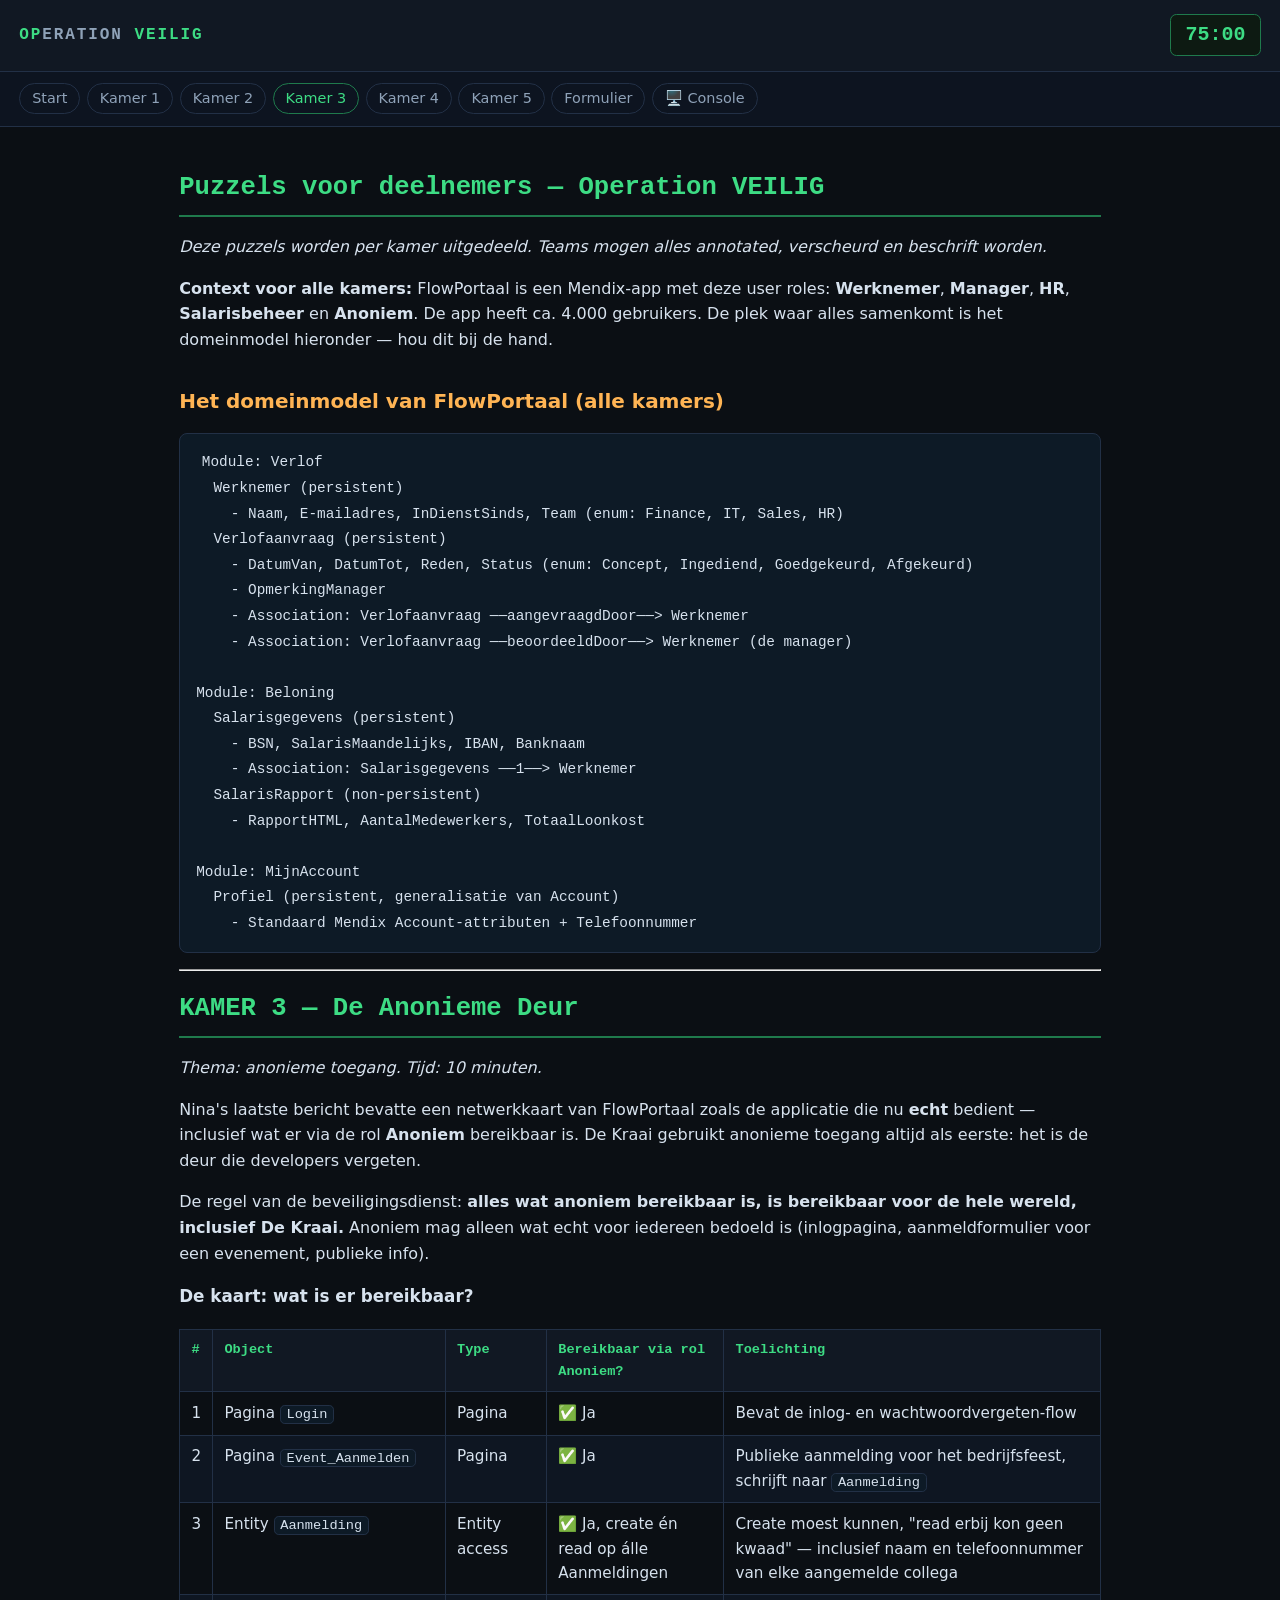
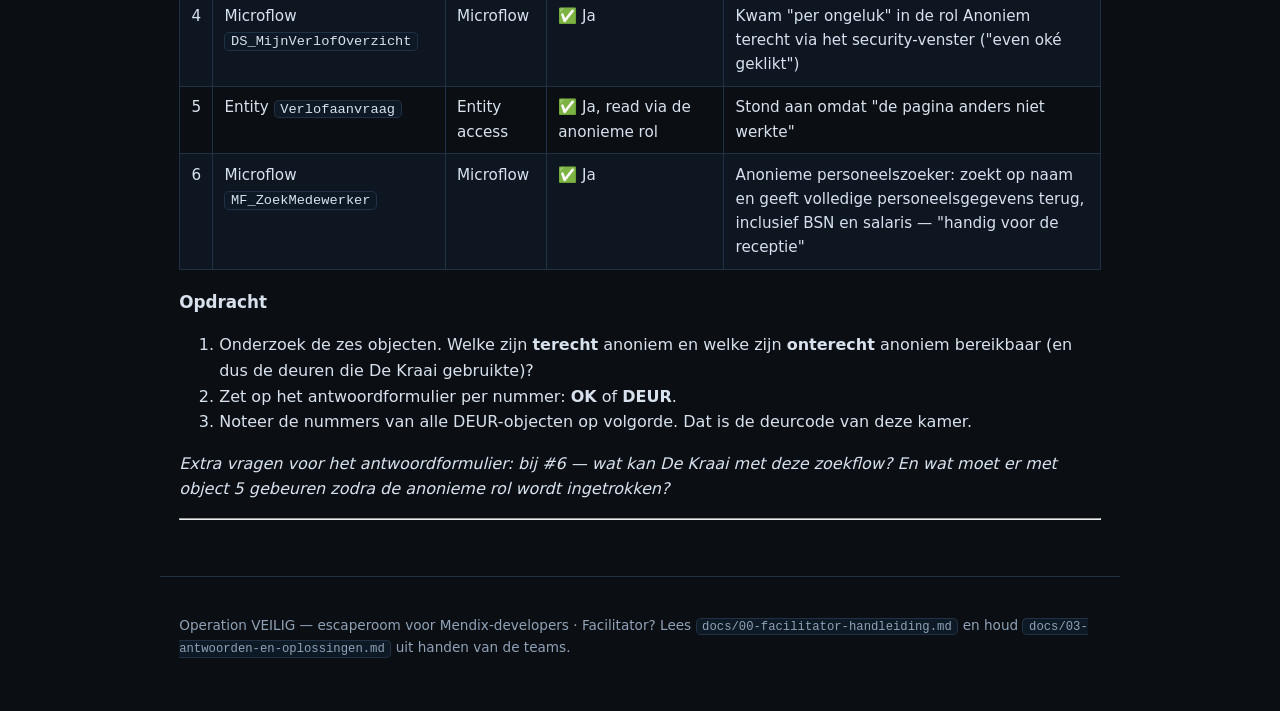
<file: site/kamer-3.html>
<!DOCTYPE html>
<html lang="nl">
<head>
<meta charset="utf-8">
<meta name="viewport" content="width=device-width, initial-scale=1">
<title>Kamer 3 — De Anonieme Deur — Operation VEILIG</title>
<link rel="stylesheet" href="assets/style.css">
</head>
<body>
<header class="topbar">
  <a class="brand" href="index.html">OP<span>ERATION</span> VEILIG</a>
  <div id="timer" class="timer">75:00</div>
</header>
<nav class="crumbs">
  <a href="index.html">Start</a>
<a href="kamer-1.html">Kamer 1</a>
<a href="kamer-2.html">Kamer 2</a>
<a href="kamer-3.html" class="active">Kamer 3</a>
<a href="kamer-4.html">Kamer 4</a>
<a href="kamer-5.html">Kamer 5</a>
<a href="antwoordformulier.html">Formulier</a>
<a href="console.html">🖥️ Console</a>
</nav>
<main>
<h1>Puzzels voor deelnemers — Operation VEILIG</h1>
<p><em>Deze puzzels worden per kamer uitgedeeld. Teams mogen alles annotated, verscheurd en beschrift worden.</em></p>
<p><strong>Context voor alle kamers:</strong> FlowPortaal is een Mendix-app met deze user roles: <strong>Werknemer</strong>, <strong>Manager</strong>, <strong>HR</strong>, <strong>Salarisbeheer</strong> en <strong>Anoniem</strong>. De app heeft ca. 4.000 gebruikers. De plek waar alles samenkomt is het domeinmodel hieronder — hou dit bij de hand.</p>
<h2>Het domeinmodel van FlowPortaal (alle kamers)</h2>
<pre><code>Module: Verlof
  Werknemer (persistent)
    - Naam, E-mailadres, InDienstSinds, Team (enum: Finance, IT, Sales, HR)
  Verlofaanvraag (persistent)
    - DatumVan, DatumTot, Reden, Status (enum: Concept, Ingediend, Goedgekeurd, Afgekeurd)
    - OpmerkingManager
    - Association: Verlofaanvraag ──aangevraagdDoor──&gt; Werknemer
    - Association: Verlofaanvraag ──beoordeeldDoor──&gt; Werknemer (de manager)

Module: Beloning
  Salarisgegevens (persistent)
    - BSN, SalarisMaandelijks, IBAN, Banknaam
    - Association: Salarisgegevens ──1──&gt; Werknemer
  SalarisRapport (non-persistent)
    - RapportHTML, AantalMedewerkers, TotaalLoonkost

Module: MijnAccount
  Profiel (persistent, generalisatie van Account)
    - Standaard Mendix Account-attributen + Telefoonnummer
</code></pre>
<hr />
<h1>KAMER 3 — De Anonieme Deur</h1>
<p><em>Thema: anonieme toegang. Tijd: 10 minuten.</em></p>
<p>Nina's laatste bericht bevatte een netwerkkaart van FlowPortaal zoals de applicatie die nu <strong>echt</strong> bedient — inclusief wat er via de rol <strong>Anoniem</strong> bereikbaar is. De Kraai gebruikt anonieme toegang altijd als eerste: het is de deur die developers vergeten.</p>
<p>De regel van de beveiligingsdienst: <strong>alles wat anoniem bereikbaar is, is bereikbaar voor de hele wereld, inclusief De Kraai.</strong> Anoniem mag alleen wat echt voor iedereen bedoeld is (inlogpagina, aanmeldformulier voor een evenement, publieke info).</p>
<h3>De kaart: wat is er bereikbaar?</h3>
<table>
<thead>
<tr>
<th>#</th>
<th>Object</th>
<th>Type</th>
<th>Bereikbaar via rol Anoniem?</th>
<th>Toelichting</th>
</tr>
</thead>
<tbody>
<tr>
<td>1</td>
<td>Pagina <code>Login</code></td>
<td>Pagina</td>
<td>✅ Ja</td>
<td>Bevat de inlog- en wachtwoordvergeten-flow</td>
</tr>
<tr>
<td>2</td>
<td>Pagina <code>Event_Aanmelden</code></td>
<td>Pagina</td>
<td>✅ Ja</td>
<td>Publieke aanmelding voor het bedrijfsfeest, schrijft naar <code>Aanmelding</code></td>
</tr>
<tr>
<td>3</td>
<td>Entity <code>Aanmelding</code></td>
<td>Entity access</td>
<td>✅ Ja, create én read op álle Aanmeldingen</td>
<td>Create moest kunnen, "read erbij kon geen kwaad" — inclusief naam en telefoonnummer van elke aangemelde collega</td>
</tr>
<tr>
<td>4</td>
<td>Microflow <code>DS_MijnVerlofOverzicht</code></td>
<td>Microflow</td>
<td>✅ Ja</td>
<td>Kwam "per ongeluk" in de rol Anoniem terecht via het security-venster ("even oké geklikt")</td>
</tr>
<tr>
<td>5</td>
<td>Entity <code>Verlofaanvraag</code></td>
<td>Entity access</td>
<td>✅ Ja, read via de anonieme rol</td>
<td>Stond aan omdat "de pagina anders niet werkte"</td>
</tr>
<tr>
<td>6</td>
<td>Microflow <code>MF_ZoekMedewerker</code></td>
<td>Microflow</td>
<td>✅ Ja</td>
<td>Anonieme personeelszoeker: zoekt op naam en geeft volledige personeelsgegevens terug, inclusief BSN en salaris — "handig voor de receptie"</td>
</tr>
</tbody>
</table>
<h3>Opdracht</h3>
<ol>
<li>Onderzoek de zes objecten. Welke zijn <strong>terecht</strong> anoniem en welke zijn <strong>onterecht</strong> anoniem bereikbaar (en dus de deuren die De Kraai gebruikte)?</li>
<li>Zet op het antwoordformulier per nummer: <strong>OK</strong> of <strong>DEUR</strong>.</li>
<li>Noteer de nummers van alle DEUR-objecten op volgorde. Dat is de deurcode van deze kamer.</li>
</ol>
<p><em>Extra vragen voor het antwoordformulier: bij #6 — wat kan De Kraai met deze zoekflow? En wat moet er met object 5 gebeuren zodra de anonieme rol wordt ingetrokken?</em></p>
<hr />
</main>
<footer>
  <p>Operation VEILIG — escaperoom voor Mendix-developers ·
     Facilitator? Lees <code>docs/00-facilitator-handleiding.md</code> en houd
     <code>docs/03-antwoorden-en-oplossingen.md</code> uit handen van de teams.</p>
</footer>
<script src="assets/game.js"></script>
</body>
</html>
</file>
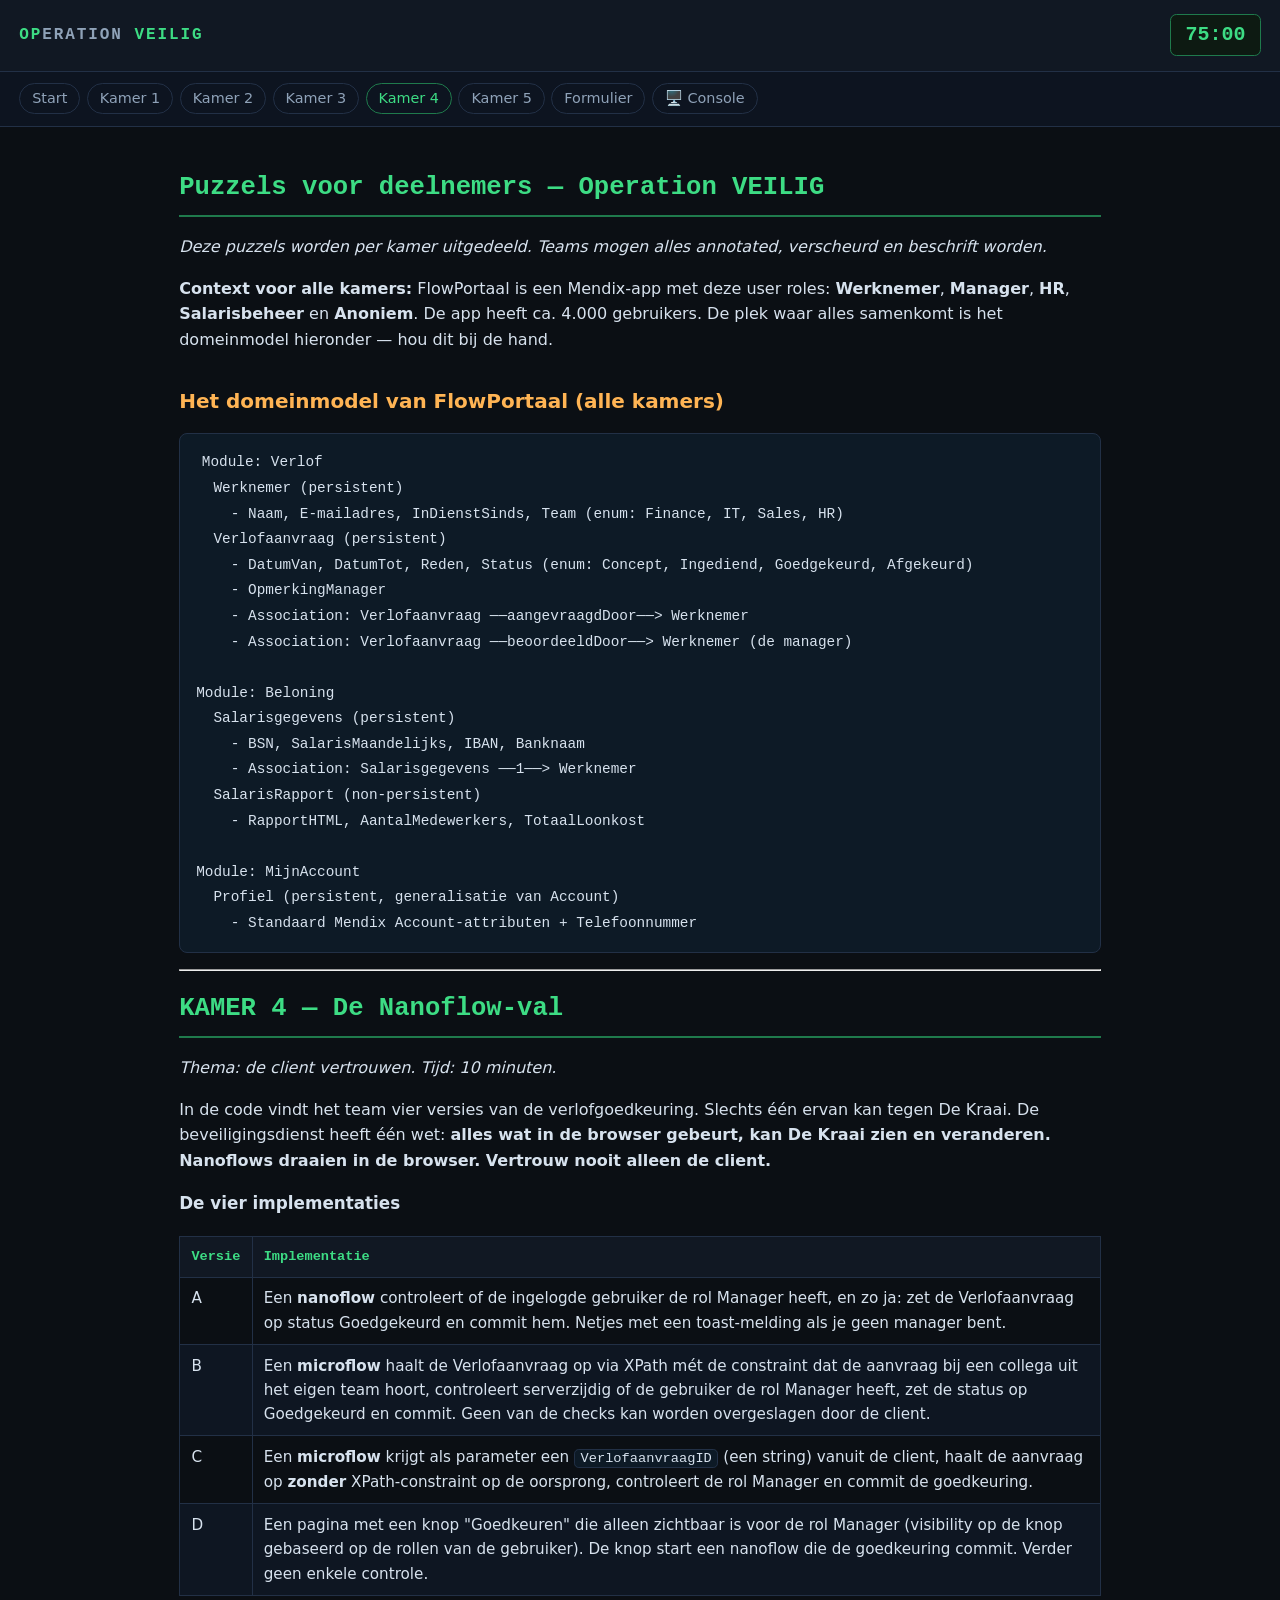
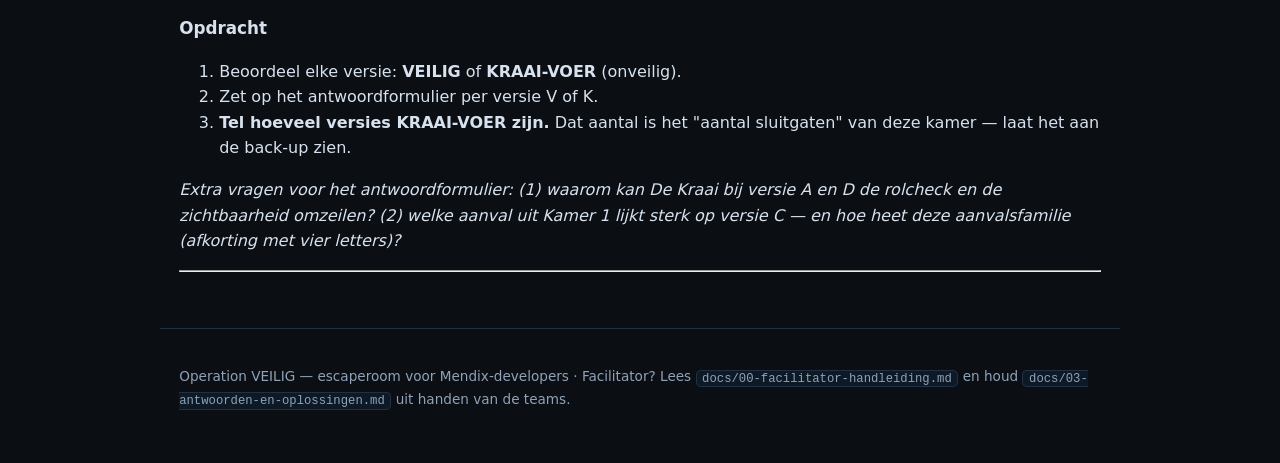
<file: site/kamer-4.html>
<!DOCTYPE html>
<html lang="nl">
<head>
<meta charset="utf-8">
<meta name="viewport" content="width=device-width, initial-scale=1">
<title>Kamer 4 — De Nanoflow-val — Operation VEILIG</title>
<link rel="stylesheet" href="assets/style.css">
</head>
<body>
<header class="topbar">
  <a class="brand" href="index.html">OP<span>ERATION</span> VEILIG</a>
  <div id="timer" class="timer">75:00</div>
</header>
<nav class="crumbs">
  <a href="index.html">Start</a>
<a href="kamer-1.html">Kamer 1</a>
<a href="kamer-2.html">Kamer 2</a>
<a href="kamer-3.html">Kamer 3</a>
<a href="kamer-4.html" class="active">Kamer 4</a>
<a href="kamer-5.html">Kamer 5</a>
<a href="antwoordformulier.html">Formulier</a>
<a href="console.html">🖥️ Console</a>
</nav>
<main>
<h1>Puzzels voor deelnemers — Operation VEILIG</h1>
<p><em>Deze puzzels worden per kamer uitgedeeld. Teams mogen alles annotated, verscheurd en beschrift worden.</em></p>
<p><strong>Context voor alle kamers:</strong> FlowPortaal is een Mendix-app met deze user roles: <strong>Werknemer</strong>, <strong>Manager</strong>, <strong>HR</strong>, <strong>Salarisbeheer</strong> en <strong>Anoniem</strong>. De app heeft ca. 4.000 gebruikers. De plek waar alles samenkomt is het domeinmodel hieronder — hou dit bij de hand.</p>
<h2>Het domeinmodel van FlowPortaal (alle kamers)</h2>
<pre><code>Module: Verlof
  Werknemer (persistent)
    - Naam, E-mailadres, InDienstSinds, Team (enum: Finance, IT, Sales, HR)
  Verlofaanvraag (persistent)
    - DatumVan, DatumTot, Reden, Status (enum: Concept, Ingediend, Goedgekeurd, Afgekeurd)
    - OpmerkingManager
    - Association: Verlofaanvraag ──aangevraagdDoor──&gt; Werknemer
    - Association: Verlofaanvraag ──beoordeeldDoor──&gt; Werknemer (de manager)

Module: Beloning
  Salarisgegevens (persistent)
    - BSN, SalarisMaandelijks, IBAN, Banknaam
    - Association: Salarisgegevens ──1──&gt; Werknemer
  SalarisRapport (non-persistent)
    - RapportHTML, AantalMedewerkers, TotaalLoonkost

Module: MijnAccount
  Profiel (persistent, generalisatie van Account)
    - Standaard Mendix Account-attributen + Telefoonnummer
</code></pre>
<hr />
<h1>KAMER 4 — De Nanoflow-val</h1>
<p><em>Thema: de client vertrouwen. Tijd: 10 minuten.</em></p>
<p>In de code vindt het team vier versies van de verlofgoedkeuring. Slechts één ervan kan tegen De Kraai. De beveiligingsdienst heeft één wet: <strong>alles wat in de browser gebeurt, kan De Kraai zien en veranderen. Nanoflows draaien in de browser. Vertrouw nooit alleen de client.</strong></p>
<h3>De vier implementaties</h3>
<table>
<thead>
<tr>
<th>Versie</th>
<th>Implementatie</th>
</tr>
</thead>
<tbody>
<tr>
<td>A</td>
<td>Een <strong>nanoflow</strong> controleert of de ingelogde gebruiker de rol Manager heeft, en zo ja: zet de Verlofaanvraag op status Goedgekeurd en commit hem. Netjes met een toast-melding als je geen manager bent.</td>
</tr>
<tr>
<td>B</td>
<td>Een <strong>microflow</strong> haalt de Verlofaanvraag op via XPath mét de constraint dat de aanvraag bij een collega uit het eigen team hoort, controleert serverzijdig of de gebruiker de rol Manager heeft, zet de status op Goedgekeurd en commit. Geen van de checks kan worden overgeslagen door de client.</td>
</tr>
<tr>
<td>C</td>
<td>Een <strong>microflow</strong> krijgt als parameter een <code>VerlofaanvraagID</code> (een string) vanuit de client, haalt de aanvraag op <strong>zonder</strong> XPath-constraint op de oorsprong, controleert de rol Manager en commit de goedkeuring.</td>
</tr>
<tr>
<td>D</td>
<td>Een pagina met een knop "Goedkeuren" die alleen zichtbaar is voor de rol Manager (visibility op de knop gebaseerd op de rollen van de gebruiker). De knop start een nanoflow die de goedkeuring commit. Verder geen enkele controle.</td>
</tr>
</tbody>
</table>
<h3>Opdracht</h3>
<ol>
<li>Beoordeel elke versie: <strong>VEILIG</strong> of <strong>KRAAI-VOER</strong> (onveilig).</li>
<li>Zet op het antwoordformulier per versie V of K.</li>
<li><strong>Tel hoeveel versies KRAAI-VOER zijn.</strong> Dat aantal is het "aantal sluitgaten" van deze kamer — laat het aan de back-up zien.</li>
</ol>
<p><em>Extra vragen voor het antwoordformulier: (1) waarom kan De Kraai bij versie A en D de rolcheck en de zichtbaarheid omzeilen? (2) welke aanval uit Kamer 1 lijkt sterk op versie C — en hoe heet deze aanvalsfamilie (afkorting met vier letters)?</em></p>
<hr />
</main>
<footer>
  <p>Operation VEILIG — escaperoom voor Mendix-developers ·
     Facilitator? Lees <code>docs/00-facilitator-handleiding.md</code> en houd
     <code>docs/03-antwoorden-en-oplossingen.md</code> uit handen van de teams.</p>
</footer>
<script src="assets/game.js"></script>
</body>
</html>
</file>
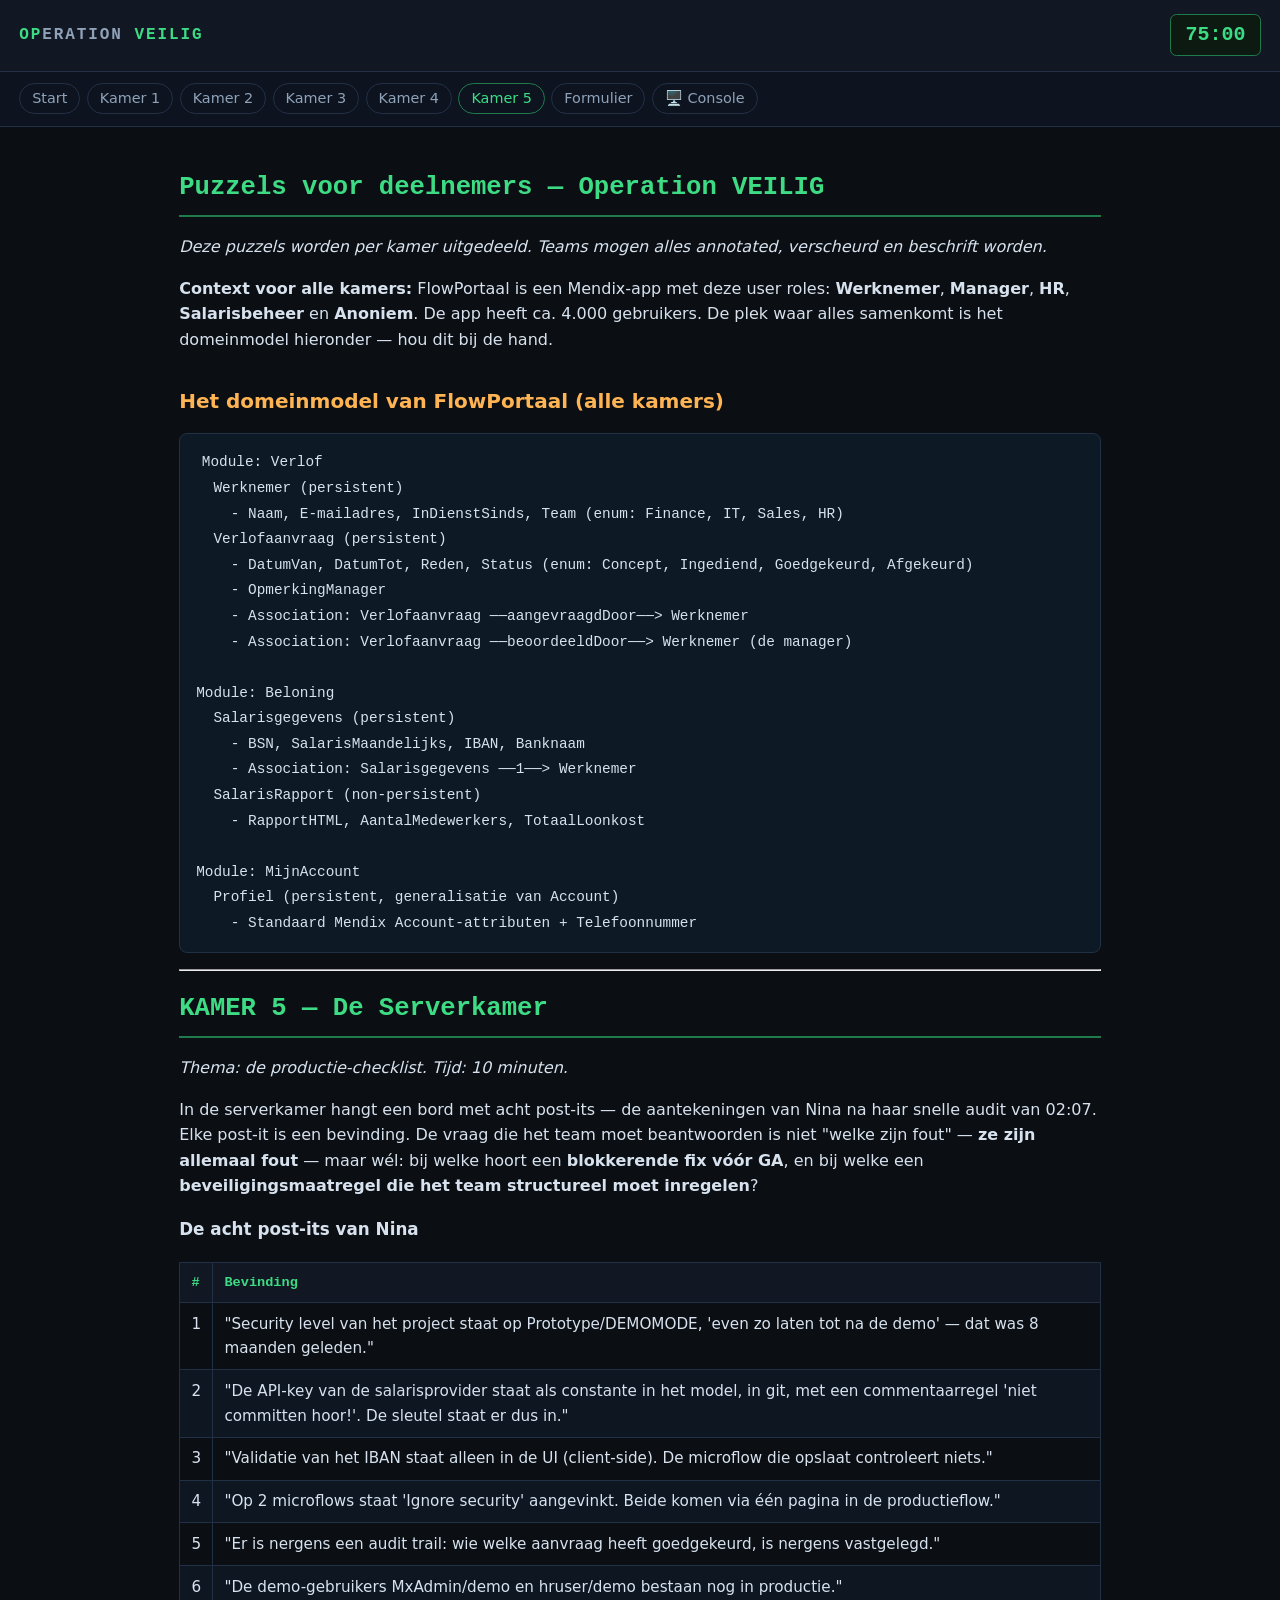
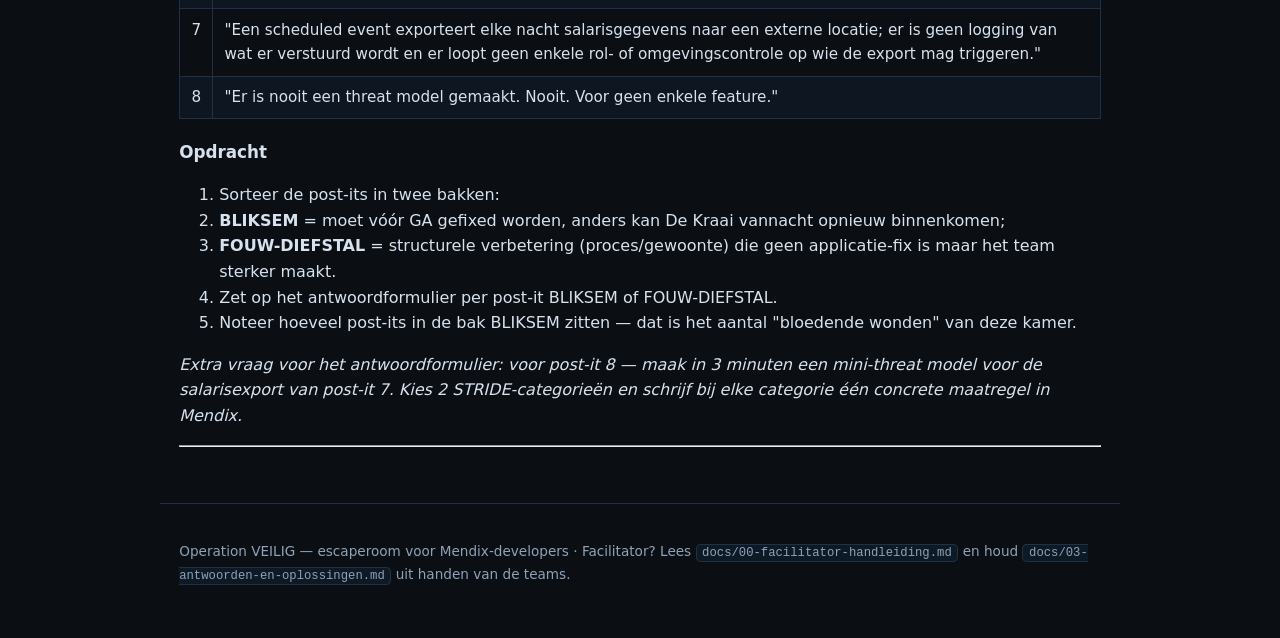
<file: site/kamer-5.html>
<!DOCTYPE html>
<html lang="nl">
<head>
<meta charset="utf-8">
<meta name="viewport" content="width=device-width, initial-scale=1">
<title>Kamer 5 — De Serverkamer — Operation VEILIG</title>
<link rel="stylesheet" href="assets/style.css">
</head>
<body>
<header class="topbar">
  <a class="brand" href="index.html">OP<span>ERATION</span> VEILIG</a>
  <div id="timer" class="timer">75:00</div>
</header>
<nav class="crumbs">
  <a href="index.html">Start</a>
<a href="kamer-1.html">Kamer 1</a>
<a href="kamer-2.html">Kamer 2</a>
<a href="kamer-3.html">Kamer 3</a>
<a href="kamer-4.html">Kamer 4</a>
<a href="kamer-5.html" class="active">Kamer 5</a>
<a href="antwoordformulier.html">Formulier</a>
<a href="console.html">🖥️ Console</a>
</nav>
<main>
<h1>Puzzels voor deelnemers — Operation VEILIG</h1>
<p><em>Deze puzzels worden per kamer uitgedeeld. Teams mogen alles annotated, verscheurd en beschrift worden.</em></p>
<p><strong>Context voor alle kamers:</strong> FlowPortaal is een Mendix-app met deze user roles: <strong>Werknemer</strong>, <strong>Manager</strong>, <strong>HR</strong>, <strong>Salarisbeheer</strong> en <strong>Anoniem</strong>. De app heeft ca. 4.000 gebruikers. De plek waar alles samenkomt is het domeinmodel hieronder — hou dit bij de hand.</p>
<h2>Het domeinmodel van FlowPortaal (alle kamers)</h2>
<pre><code>Module: Verlof
  Werknemer (persistent)
    - Naam, E-mailadres, InDienstSinds, Team (enum: Finance, IT, Sales, HR)
  Verlofaanvraag (persistent)
    - DatumVan, DatumTot, Reden, Status (enum: Concept, Ingediend, Goedgekeurd, Afgekeurd)
    - OpmerkingManager
    - Association: Verlofaanvraag ──aangevraagdDoor──&gt; Werknemer
    - Association: Verlofaanvraag ──beoordeeldDoor──&gt; Werknemer (de manager)

Module: Beloning
  Salarisgegevens (persistent)
    - BSN, SalarisMaandelijks, IBAN, Banknaam
    - Association: Salarisgegevens ──1──&gt; Werknemer
  SalarisRapport (non-persistent)
    - RapportHTML, AantalMedewerkers, TotaalLoonkost

Module: MijnAccount
  Profiel (persistent, generalisatie van Account)
    - Standaard Mendix Account-attributen + Telefoonnummer
</code></pre>
<hr />
<h1>KAMER 5 — De Serverkamer</h1>
<p><em>Thema: de productie-checklist. Tijd: 10 minuten.</em></p>
<p>In de serverkamer hangt een bord met acht post-its — de aantekeningen van Nina na haar snelle audit van 02:07. Elke post-it is een bevinding. De vraag die het team moet beantwoorden is niet "welke zijn fout" — <strong>ze zijn allemaal fout</strong> — maar wél: bij welke hoort een <strong>blokkerende fix vóór GA</strong>, en bij welke een <strong>beveiligingsmaatregel die het team structureel moet inregelen</strong>?</p>
<h3>De acht post-its van Nina</h3>
<table>
<thead>
<tr>
<th>#</th>
<th>Bevinding</th>
</tr>
</thead>
<tbody>
<tr>
<td>1</td>
<td>"Security level van het project staat op Prototype/DEMOMODE, 'even zo laten tot na de demo' — dat was 8 maanden geleden."</td>
</tr>
<tr>
<td>2</td>
<td>"De API-key van de salarisprovider staat als constante in het model, in git, met een commentaarregel 'niet committen hoor!'. De sleutel staat er dus in."</td>
</tr>
<tr>
<td>3</td>
<td>"Validatie van het IBAN staat alleen in de UI (client-side). De microflow die opslaat controleert niets."</td>
</tr>
<tr>
<td>4</td>
<td>"Op 2 microflows staat 'Ignore security' aangevinkt. Beide komen via één pagina in de productieflow."</td>
</tr>
<tr>
<td>5</td>
<td>"Er is nergens een audit trail: wie welke aanvraag heeft goedgekeurd, is nergens vastgelegd."</td>
</tr>
<tr>
<td>6</td>
<td>"De demo-gebruikers MxAdmin/demo en hruser/demo bestaan nog in productie."</td>
</tr>
<tr>
<td>7</td>
<td>"Een scheduled event exporteert elke nacht salarisgegevens naar een externe locatie; er is geen logging van wat er verstuurd wordt en er loopt geen enkele rol- of omgevingscontrole op wie de export mag triggeren."</td>
</tr>
<tr>
<td>8</td>
<td>"Er is nooit een threat model gemaakt. Nooit. Voor geen enkele feature."</td>
</tr>
</tbody>
</table>
<h3>Opdracht</h3>
<ol>
<li>Sorteer de post-its in twee bakken:</li>
<li><strong>BLIKSEM</strong> = moet vóór GA gefixed worden, anders kan De Kraai vannacht opnieuw binnenkomen;</li>
<li><strong>FOUW-DIEFSTAL</strong> = structurele verbetering (proces/gewoonte) die geen applicatie-fix is maar het team sterker maakt.</li>
<li>Zet op het antwoordformulier per post-it BLIKSEM of FOUW-DIEFSTAL.</li>
<li>Noteer hoeveel post-its in de bak BLIKSEM zitten — dat is het aantal "bloedende wonden" van deze kamer.</li>
</ol>
<p><em>Extra vraag voor het antwoordformulier: voor post-it 8 — maak in 3 minuten een mini-threat model voor de salarisexport van post-it 7. Kies 2 STRIDE-categorieën en schrijf bij elke categorie één concrete maatregel in Mendix.</em></p>
<hr />
</main>
<footer>
  <p>Operation VEILIG — escaperoom voor Mendix-developers ·
     Facilitator? Lees <code>docs/00-facilitator-handleiding.md</code> en houd
     <code>docs/03-antwoorden-en-oplossingen.md</code> uit handen van de teams.</p>
</footer>
<script src="assets/game.js"></script>
</body>
</html>
</file>
<file: site/assets/style.css>
:root {
  --bg: #0b0f14;
  --panel: #111823;
  --line: #223046;
  --text: #d7e2ee;
  --muted: #8fa2b8;
  --accent: #3ddc84;
  --accent-dim: #1f7a4c;
  --danger: #ff5f56;
  --warn: #ffb454;
  font-size: 16px;
}

* { box-sizing: border-box; }

body {
  margin: 0;
  background: var(--bg);
  color: var(--text);
  font-family: "Segoe UI", system-ui, -apple-system, sans-serif;
  line-height: 1.6;
}

.topbar {
  display: flex;
  justify-content: space-between;
  align-items: center;
  padding: 0.9rem 1.2rem;
  border-bottom: 1px solid var(--line);
  background: var(--panel);
  position: sticky;
  top: 0;
  z-index: 10;
}

.brand {
  font-family: "Cascadia Code", "Fira Code", monospace;
  font-weight: 700;
  letter-spacing: 0.12em;
  color: var(--accent);
  text-decoration: none;
}

.brand span { color: var(--muted); }

.timer {
  font-family: "Cascadia Code", "Fira Code", monospace;
  font-size: 1.25rem;
  font-weight: 700;
  color: var(--accent);
  background: #0d1a12;
  border: 1px solid var(--accent-dim);
  border-radius: 0.4rem;
  padding: 0.25rem 0.9rem;
}

.timer.danger {
  color: var(--danger);
  border-color: var(--danger);
  animation: blink 1s step-start infinite;
}

@keyframes blink { 50% { opacity: 0.55; } }

.crumbs {
  display: flex;
  flex-wrap: wrap;
  gap: 0.4rem;
  padding: 0.7rem 1.2rem;
  border-bottom: 1px solid var(--line);
  background: #0d1420;
}

.crumbs a {
  color: var(--muted);
  text-decoration: none;
  font-size: 0.9rem;
  border: 1px solid var(--line);
  border-radius: 999px;
  padding: 0.2rem 0.75rem;
}

.crumbs a.active,
.crumbs a:hover {
  color: var(--accent);
  border-color: var(--accent-dim);
}

main {
  max-width: 60rem;
  margin: 0 auto;
  padding: 1.5rem 1.2rem 3rem;
}

h1 {
  font-family: "Cascadia Code", "Fira Code", monospace;
  color: var(--accent);
  font-size: 1.6rem;
  border-bottom: 2px solid var(--accent-dim);
  padding-bottom: 0.4rem;
}

h2 {
  color: var(--warn);
  font-size: 1.25rem;
  margin-top: 2rem;
}

h3 { color: var(--text); font-size: 1.05rem; }

blockquote {
  margin: 1.2rem 0;
  padding: 0.9rem 1.2rem;
  border-left: 3px solid var(--accent-dim);
  background: var(--panel);
  border-radius: 0 0.5rem 0.5rem 0;
  color: var(--muted);
  font-style: italic;
}

code {
  font-family: "Cascadia Code", "Fira Code", monospace;
  background: #0d1a26;
  border: 1px solid var(--line);
  border-radius: 0.3rem;
  padding: 0.05rem 0.35rem;
  font-size: 0.9em;
}

pre {
  background: #0d1a26;
  border: 1px solid var(--line);
  border-radius: 0.5rem;
  padding: 1rem;
  overflow-x: auto;
}

pre code { border: none; background: none; }

table {
  border-collapse: collapse;
  width: 100%;
  margin: 1.2rem 0;
  font-size: 0.95rem;
}

th, td {
  border: 1px solid var(--line);
  padding: 0.55rem 0.7rem;
  text-align: left;
  vertical-align: top;
}

th {
  background: var(--panel);
  color: var(--accent);
  font-family: "Cascadia Code", "Fira Code", monospace;
  font-size: 0.85rem;
}

tr:nth-child(even) td { background: #0e1622; }

.startbox {
  margin: 2rem 0;
  padding: 1.2rem;
  border: 1px dashed var(--accent-dim);
  border-radius: 0.6rem;
  text-align: center;
}

.start-hint { color: var(--muted); margin-top: 0; }

button {
  font-size: 1rem;
  font-weight: 600;
  color: #06130b;
  background: var(--accent);
  border: none;
  border-radius: 0.4rem;
  padding: 0.6rem 1.4rem;
  margin: 0.3rem;
  cursor: pointer;
}

button:hover { filter: brightness(1.1); }

footer {
  max-width: 60rem;
  margin: 0 auto;
  padding: 1.5rem 1.2rem 2.5rem;
  color: var(--muted);
  font-size: 0.85rem;
  border-top: 1px solid var(--line);
}

/* Emergency console */
.console-wrap {
  max-width: 34rem;
  margin: 3rem auto;
  text-align: center;
}

.slots {
  display: flex;
  gap: 0.6rem;
  justify-content: center;
  margin: 1.5rem 0;
}

.slots input {
  width: 3.2rem;
  height: 3.8rem;
  font-size: 2rem;
  text-align: center;
  text-transform: uppercase;
  font-family: "Cascadia Code", "Fira Code", monospace;
  color: var(--accent);
  background: #0d1a26;
  border: 1px solid var(--line);
  border-radius: 0.5rem;
}

.slots input:focus { outline: none; border-color: var(--accent); }

.slots input.err { border-color: var(--danger); color: var(--danger); }

#console-msg {
  min-height: 1.6em;
  color: var(--muted);
  font-style: italic;
}

#victory {
  display: none;
  margin-top: 1.5rem;
  padding: 1.5rem;
  border: 2px solid var(--accent);
  border-radius: 0.6rem;
  background: #0d1a12;
}

#victory h2 { color: var(--accent); margin-top: 0; }
</file>
